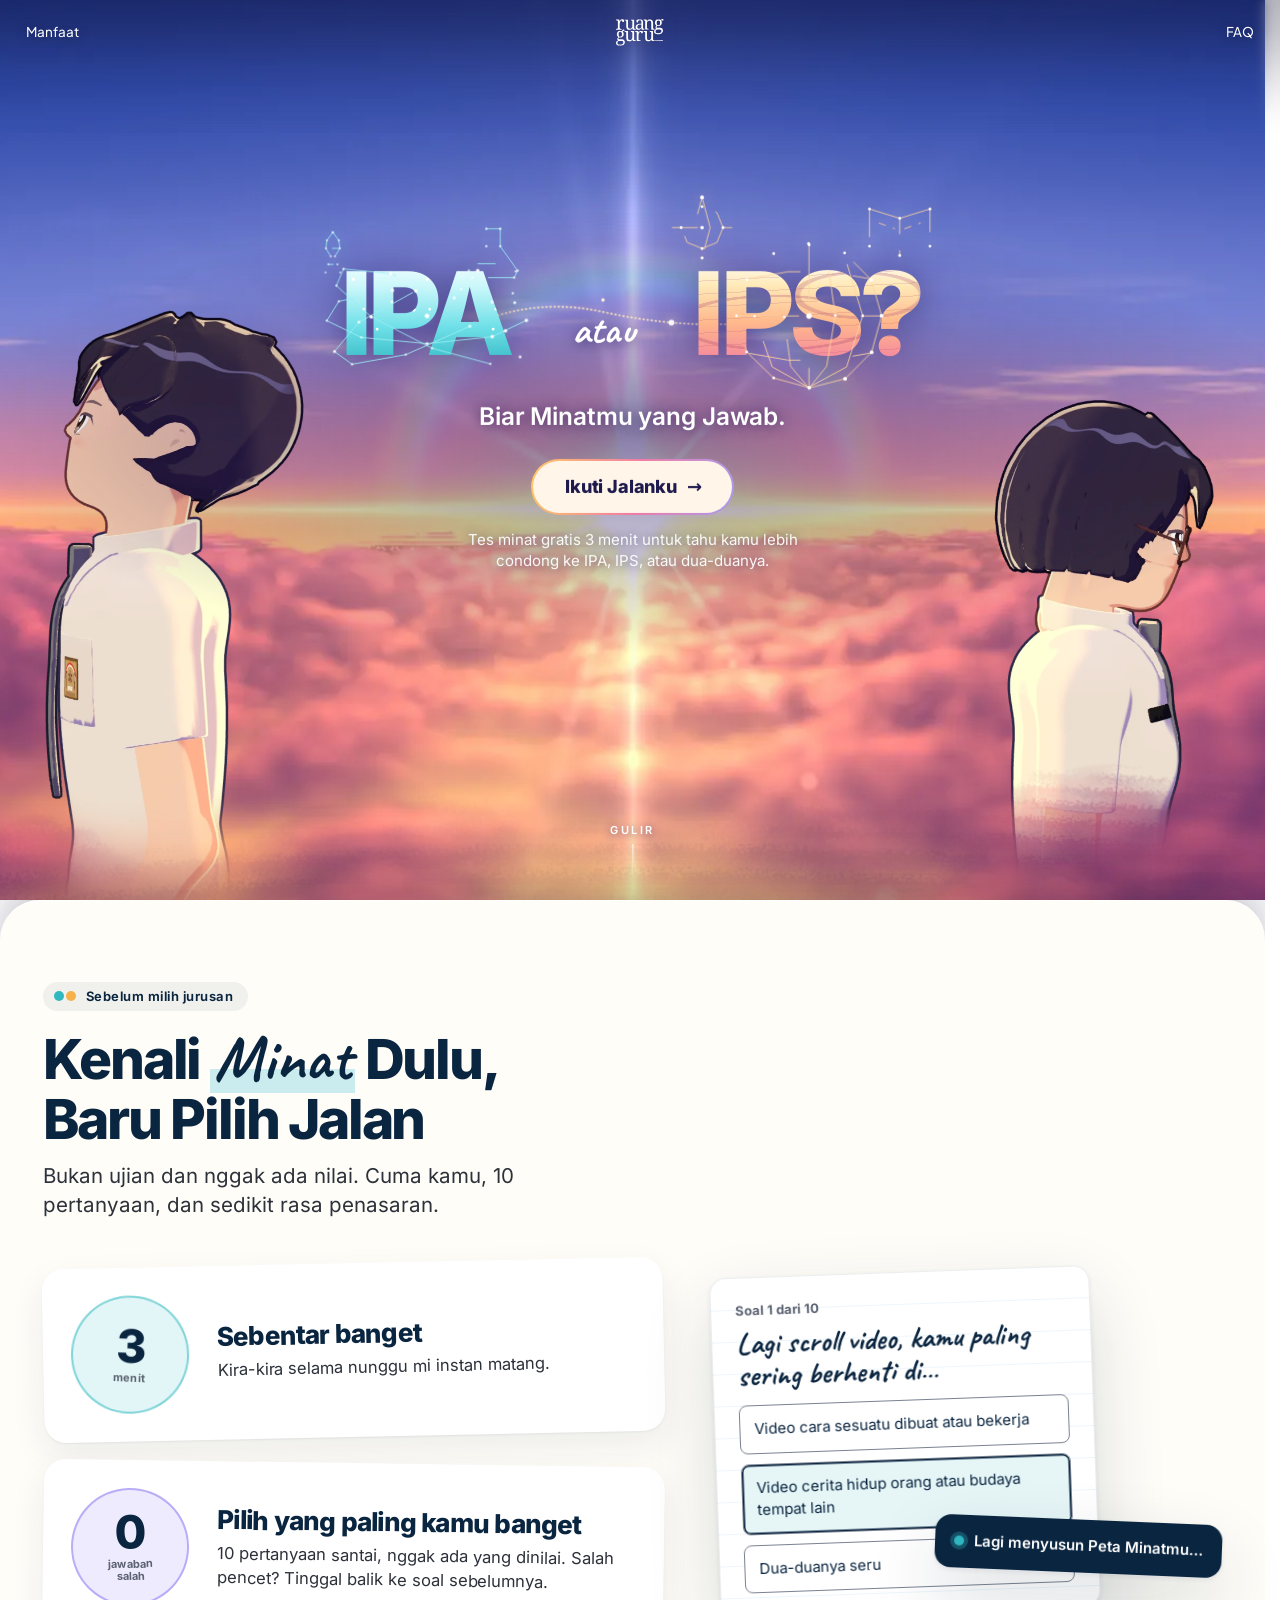
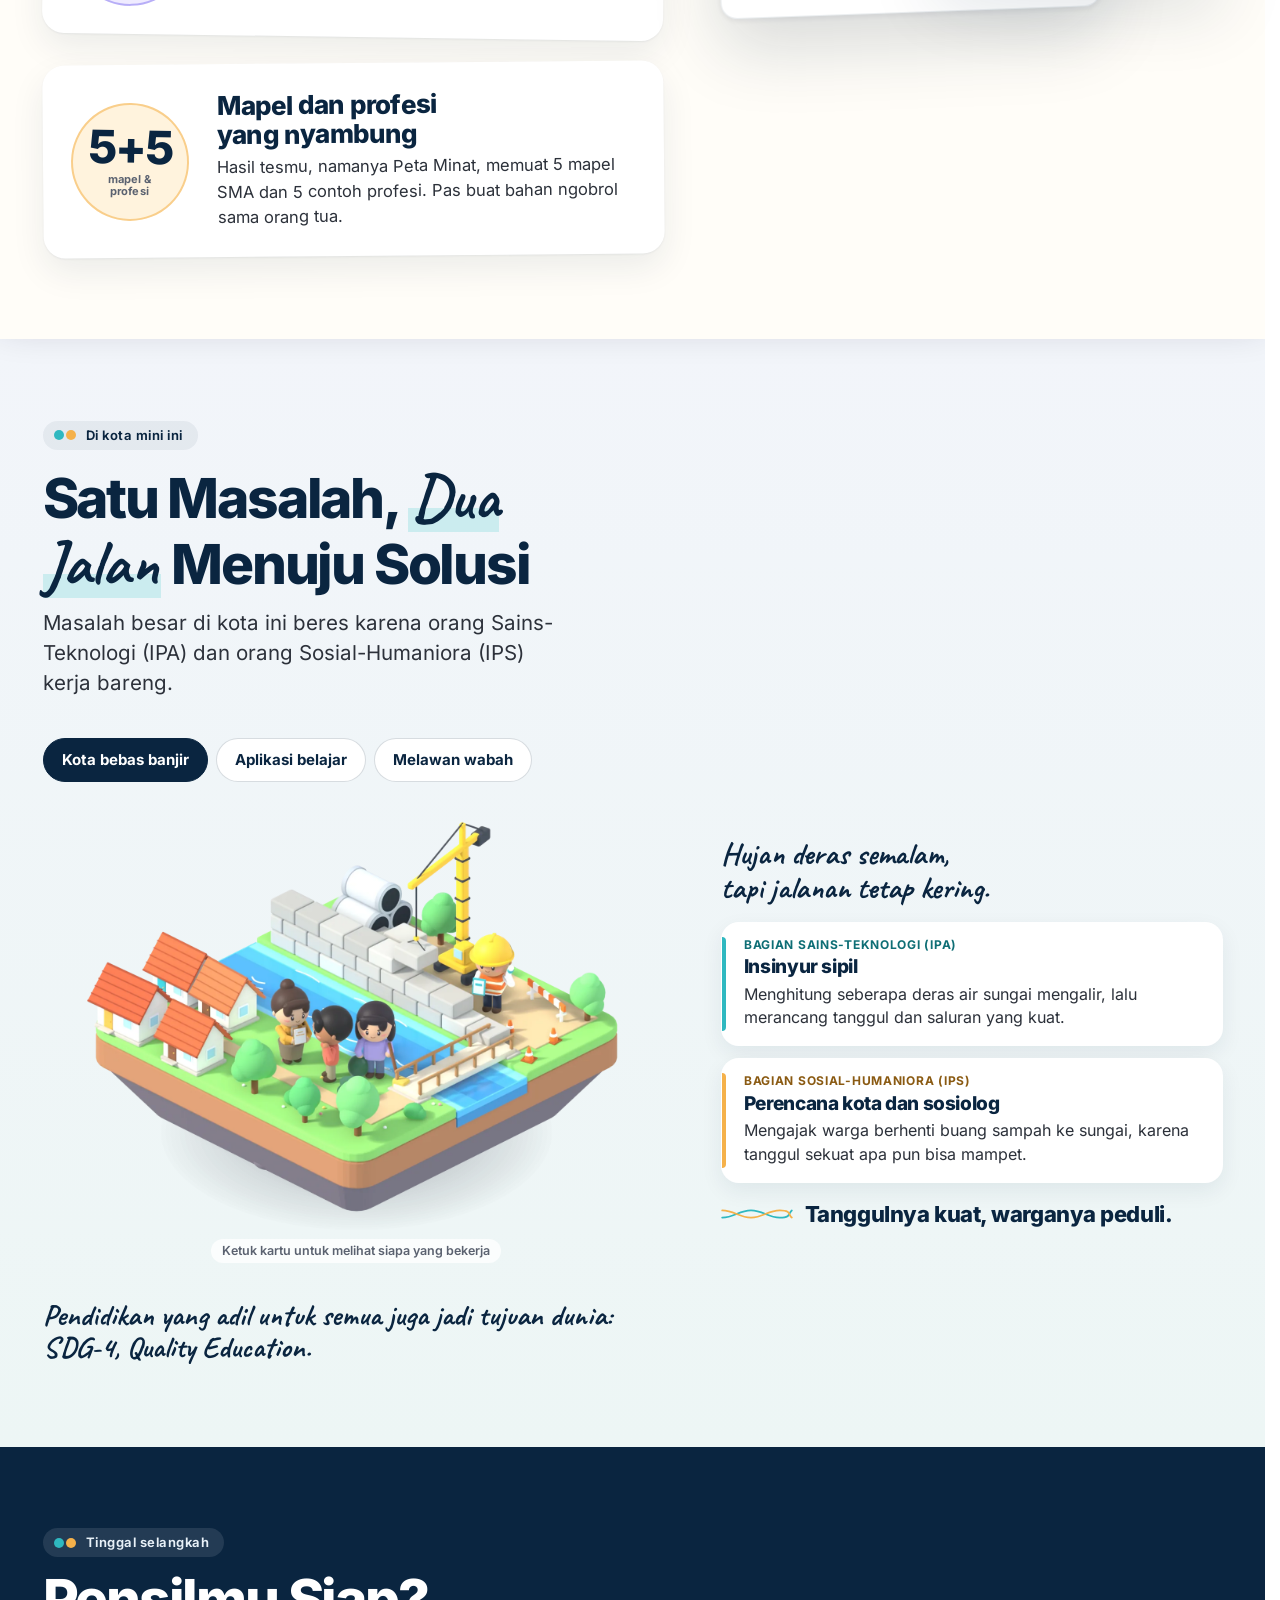
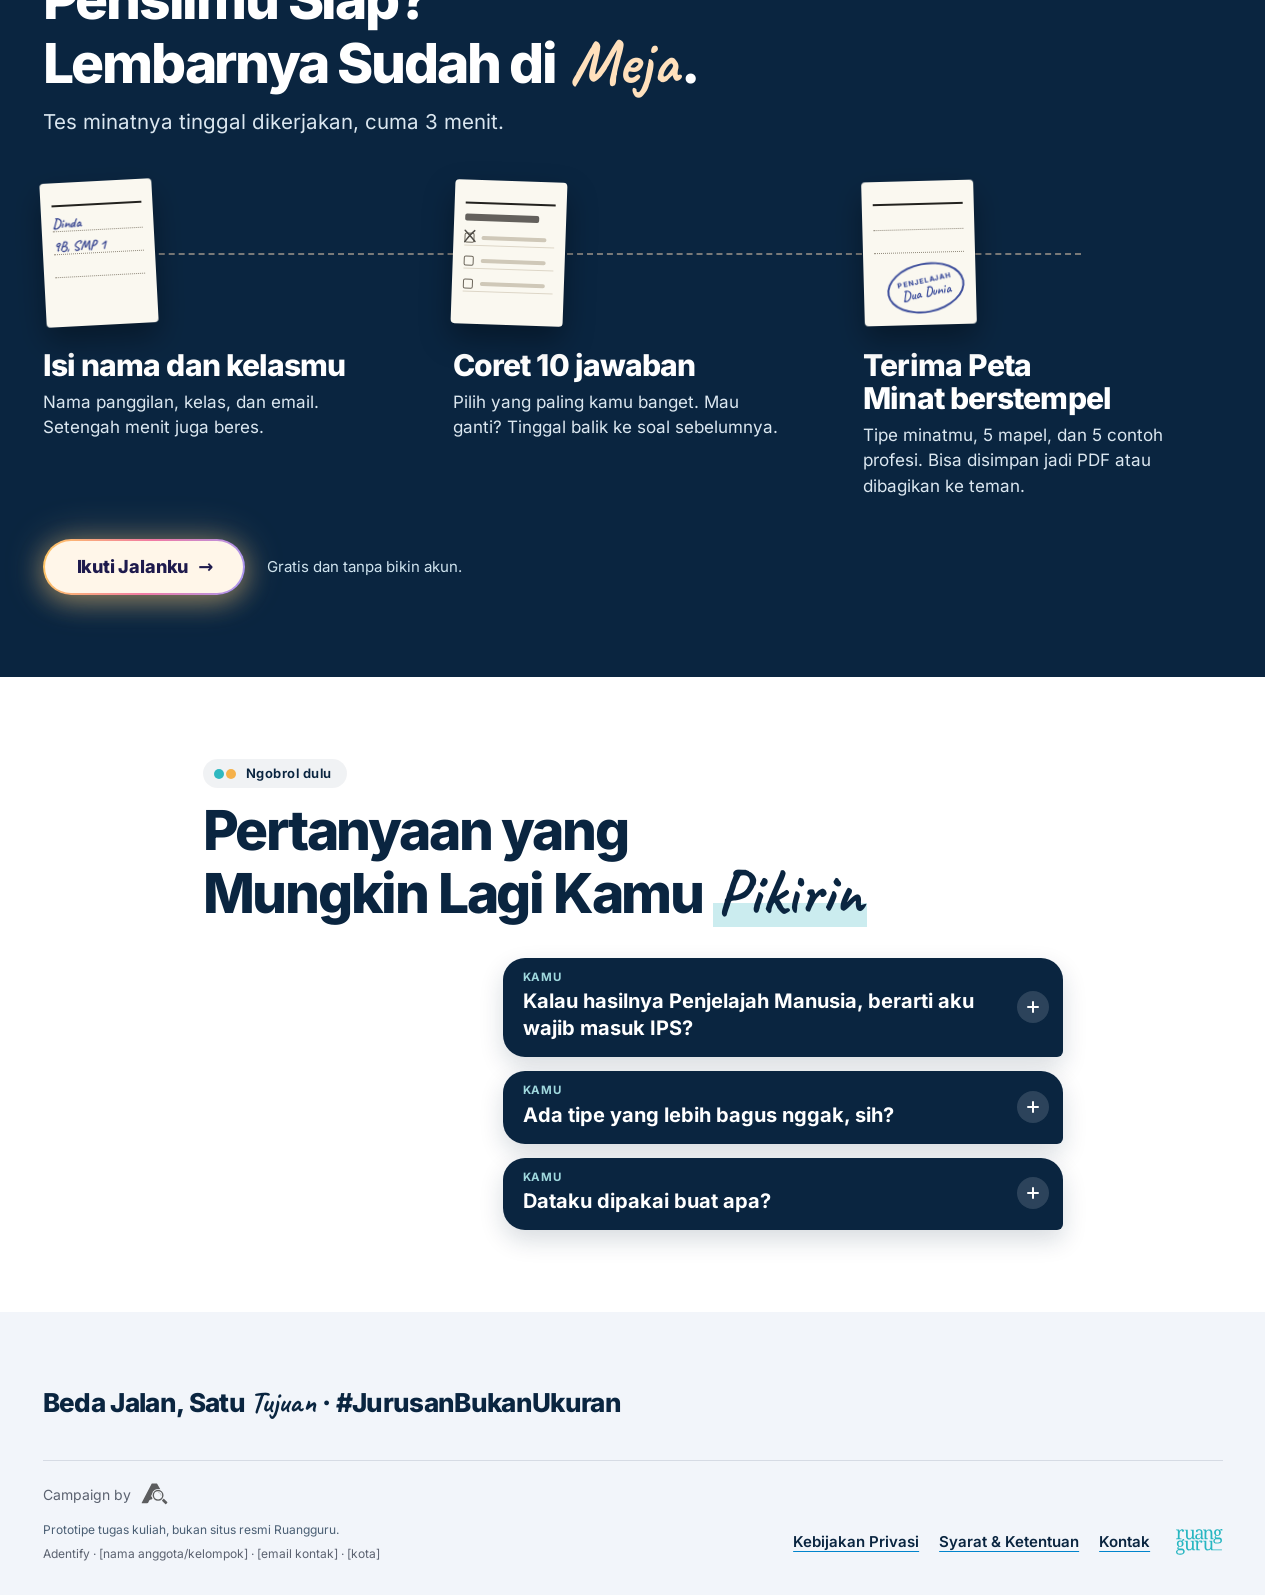
<file: index.html>
<!doctype html>
<html lang="id">
<head>
<meta charset="utf-8">
<meta name="robots" content="noindex, nofollow">
<meta name="viewport" content="width=device-width, initial-scale=1, viewport-fit=cover">
<title>IPA atau IPS? Tes Minat Gratis 3 Menit</title>
<meta name="description" content="Jawab 10 pertanyaan santai dan dapatkan Peta Minatmu. Sains-Teknologi atau Sosial-Humaniora, dua-duanya jalan ke masa depan.">
<meta name="theme-color" content="#0A2540">
<script>
/* Cheap 3D-or-poster checks, decided before first paint so the page height never jumps (a late switch was a layout
   shift). The WebGL probe stays in js/landing2/main.js: the first GL context costs ~0.3 s and must not block the parser. */
(function () {
  var q = new URLSearchParams(location.search), c = navigator.connection, r = '';
  try {
    if (q.get('nowebgl') === '1') r = 'nowebgl (param)';
    else if (q.get('reduced') === '1' || matchMedia('(prefers-reduced-motion: reduce)').matches) r = 'prefers-reduced-motion';
    else if (c && c.saveData) r = 'saveData';
    else if (c && /^(slow-)?2g$/.test(c.effectiveType || '')) r = '2g';
    else if (navigator.deviceMemory && navigator.deviceMemory < 2) r = 'deviceMemory<2';
  } catch (e) { /* keep the 3D default */ }
  window.__skip3d = r;
  if (r) document.documentElement.dataset.mode = 'poster';
})();
</script>
<link rel="icon" href="assets/img/favicon.svg" type="image/svg+xml">
<link rel="icon" href="assets/img/favicon-32.png" type="image/png" sizes="32x32">
<link rel="apple-touch-icon" href="assets/img/apple-touch-icon.png">
<link rel="preload" href="assets/fonts/caveat-latin-700-normal.woff2" as="font" type="font/woff2" crossorigin>
<link rel="preload" href="assets/fonts/inter-latin-wght-normal.woff2" as="font" type="font/woff2" crossorigin>
<link rel="preload" href="assets/img/sky/sky-back.webp" as="image" type="image/webp" fetchpriority="high">
<link rel="modulepreload" href="js/scene/camera-math.js?v=bcf57cddb0">
<link rel="modulepreload" href="js/landing2/desk-paper.js?v=bcf57cddb0">
<link rel="modulepreload" href="js/landing2/quiz.js?v=bcf57cddb0">
<link rel="modulepreload" href="js/landing/timeline.js?v=bcf57cddb0">
<link rel="modulepreload" href="js/landing/sections.js?v=bcf57cddb0">
<link rel="modulepreload" href="js/landing2/bukti.js?v=bcf57cddb0">
<link rel="modulepreload" href="js/landing2/sky-sea.js?v=bcf57cddb0">
<link rel="modulepreload" href="js/landing2/ribbons.js?v=bcf57cddb0">
<link rel="modulepreload" href="js/landing2/sky-layers.js?v=bcf57cddb0">
<link rel="modulepreload" href="js/landing2/config.js?v=bcf57cddb0">
<link rel="modulepreload" href="js/landing2/quiz-data.js?v=bcf57cddb0">
<link rel="modulepreload" href="js/landing2/page-turn.js?v=bcf57cddb0">
<link rel="stylesheet" href="css/tokens.css?v=bcf57cddb0">
<link rel="stylesheet" href="css/prototype-3d.css?v=bcf57cddb0">
<link rel="stylesheet" href="css/landing.css?v=bcf57cddb0">
<link rel="stylesheet" href="css/landing2.css?v=bcf57cddb0">
<link rel="stylesheet" href="css/test-paper.css?v=bcf57cddb0">
<link rel="stylesheet" href="css/sections2.css?v=bcf57cddb0">
<script type="importmap">
{ "imports": { "three": "./vendor/three/three.module.min.js", "three/addons/": "./vendor/three/addons/" } }
</script>
<style>.preview-note{margin:10px 0 0;font:400 12px/1.5 "Inter",system-ui,sans-serif;color:inherit;opacity:.72}.sheet .preview-note{color:#3d3a5c;opacity:1}</style>
</head>
<body>
<a class="skip" href="#hero-cta">Langsung ke tombol tes</a>

<header class="topnav" id="nav">
  <div class="tn-left">
    <button type="button" class="hamb" id="hamb" aria-label="Menu" aria-expanded="false" aria-controls="navMenu"><i></i><i></i><i></i></button>
    <nav class="tn-links" aria-label="Navigasi utama"><a href="#manfaat">Manfaat</a></nav>
  </div>
  <a class="tn-brand" href="https://www.ruangguru.com" target="_blank" rel="noopener noreferrer" aria-label="Ruangguru (buka di tab baru)"><img src="assets/img/ruangguru-logo.svg" alt="Ruangguru" width="66" height="37"></a>
  <div class="tn-right">
    <nav class="tn-links" aria-label="Bantuan"><a href="#faq">FAQ</a></nav>
  </div>
  <nav class="tn-menu" id="navMenu" hidden aria-label="Menu"><a href="#manfaat">Manfaat</a><a href="#faq">FAQ</a></nav>
</header>

<main id="top">
<section class="story" id="story" aria-labelledby="h1">
<div class="story-pin">
<div class="hero" id="hero">
  <div class="stage" id="stage">
    <div class="sky-css" aria-hidden="true"></div>
    <img class="sky-img" id="layerBack" src="assets/img/sky/sky-back.webp" width="1536" height="1024" fetchpriority="high" decoding="async" alt="" aria-hidden="true">
    <canvas id="sky" aria-hidden="true"></canvas>
    <div class="static-chars" aria-hidden="true">
      <img class="sc sc-boy" src="assets/img/characters/figur-cowok.webp" width="534" height="1186" alt="" decoding="async">
      <img class="sc sc-girl" src="assets/img/characters/figur-cewek.webp" width="447" height="991" alt="" decoding="async">
    </div>
    <canvas id="ribbonBack" aria-hidden="true"></canvas>
    <canvas id="chars" aria-hidden="true"></canvas>
    <canvas id="skyFront" aria-hidden="true"></canvas>
    <canvas id="ribbonFront" aria-hidden="true"></canvas>
    <img class="sky-img" id="layerFront" data-src="assets/img/sky/clouds-front.webp" width="1536" height="1024" decoding="async" alt="" aria-hidden="true">
    <div class="room-layer" id="roomLayer">
      <picture id="poster">
        <source media="(orientation: portrait), (max-width: 600px)" srcset="assets/img/hero-poster-mobile.webp" width="1200" height="1200">
        <img class="poster-img" id="posterImg" src="assets/img/hero-poster-desktop.webp" width="1600" height="1200" fetchpriority="low" decoding="async"
             alt="Ruang kelas: sisi kiri berisi alat sains, sisi kanan berisi peta dan buku sejarah, meja siswa di tengah.">
      </picture>
      <img class="poster-img poster-desk" id="posterDesk" fetchpriority="low" data-src="assets/img/desk-poster.webp" width="1600" height="1200" alt="" aria-hidden="true" decoding="async">
      <canvas id="gl" aria-hidden="true"></canvas>
      <div class="scrim" id="scrim"></div>
    </div>
    <div class="flash" id="flash" aria-hidden="true"></div>
  </div>

  <p class="tag-small" id="tagSmall" aria-hidden="true">Beda Jalan, Satu <em class="acc">Tujuan</em></p>
  <div class="hero-text" id="heroText">
    <h1 id="h1" class="h1">
      <span class="h1-l1" id="h1Words"><span class="w w-ipa"><span class="wt" data-t="IPA">IPA</span><svg class="const const-ipa" viewBox="-100 -52 200 104" aria-hidden="true" focusable="false"><g class="ln" fill="none"><polygon pathLength="1" style="--d:0.00s" points="57,2.5 37.4,11.9 0,15.9 -37.7,12.3 -57.5,2.7 -50.6,-8.4 -19.9,-14.7 19.5,-15.3 50.3,-7.6"/><polygon pathLength="1" style="--d:0.59s" points="36.3,27.5 2.9,18.5 -32,0.5 -52,-17.4 -47.9,-27 -20.8,-24.3 15.6,-10.3 45,8.6 53.4,23.5"/><polygon pathLength="1" style="--d:1.18s" points="24.6,5.9 -12.2,22.2 -43,27.7 -53.1,20.4 -39.1,3.6 -6.4,-14.4 29.1,-26 50.9,-25.6 49.2,-13"/><polyline pathLength="1" style="--d:1.67s" points="-54,-48 -50.6,-43.4 -50,-38.8 -52.8,-34.2 -56.6,-29.6 -58.2,-25"/><polyline pathLength="1" style="--d:1.86s" points="-54,-48 -57.4,-43.4 -58,-38.8 -55.2,-34.2 -51.4,-29.6 -49.8,-25"/><polyline pathLength="1" style="--d:2.15s" points="-54,-48 -54,-48"/><polyline pathLength="1" style="--d:2.34s" points="-50,-38.8 -58,-38.8"/><polyline pathLength="1" style="--d:2.53s" points="-56.6,-29.6 -51.4,-29.6"/><polygon pathLength="1" style="--d:2.32s" points="34,-50 42,-50 42,-40 52,-26 50,-22 26,-22 24,-26 34,-40"/><polyline pathLength="1" style="--d:2.81s" points="29,-30 47,-30"/></g><g class="sts"><circle class="st" style="--d:0.00s" cx="57" cy="2.5" r="0.99"/><circle class="st" style="--d:0.37s" cx="37.4" cy="11.9" r="0.99"/><circle class="st" style="--d:0.74s" cx="0" cy="15.9" r="0.77"/><circle class="st" style="--d:1.11s" cx="-37.7" cy="12.3" r="0.61"/><circle class="st" style="--d:1.48s" cx="-57.5" cy="2.7" r="0.61"/><circle class="st" style="--d:1.85s" cx="-50.6" cy="-8.4" r="0.61"/><circle class="st" style="--d:2.22s" cx="-19.9" cy="-14.7" r="0.99"/><circle class="st" style="--d:2.59s" cx="19.5" cy="-15.3" r="0.61"/><circle class="st" style="--d:2.96s" cx="50.3" cy="-7.6" r="0.77"/><circle class="st" style="--d:0.23s" cx="36.3" cy="27.5" r="0.61"/><circle class="st" style="--d:0.60s" cx="2.9" cy="18.5" r="0.61"/><circle class="st" style="--d:0.97s" cx="-32" cy="0.5" r="0.99"/><circle class="st" style="--d:1.34s" cx="-52" cy="-17.4" r="0.61"/><circle class="st" style="--d:1.71s" cx="-47.9" cy="-27" r="0.61"/><circle class="st" style="--d:2.08s" cx="-20.8" cy="-24.3" r="0.99"/><circle class="st" style="--d:2.45s" cx="15.6" cy="-10.3" r="0.77"/><circle class="st" style="--d:2.82s" cx="45" cy="8.6" r="0.99"/><circle class="st" style="--d:0.09s" cx="53.4" cy="23.5" r="0.77"/><circle class="st" style="--d:0.46s" cx="24.6" cy="5.9" r="0.77"/><circle class="st" style="--d:0.83s" cx="-12.2" cy="22.2" r="0.61"/><circle class="st" style="--d:1.20s" cx="-43" cy="27.7" r="0.61"/><circle class="st" style="--d:1.57s" cx="-53.1" cy="20.4" r="0.77"/><circle class="st" style="--d:1.94s" cx="-39.1" cy="3.6" r="0.77"/><circle class="st" style="--d:2.31s" cx="-6.4" cy="-14.4" r="0.99"/><circle class="st" style="--d:2.68s" cx="29.1" cy="-26" r="0.99"/><circle class="st" style="--d:3.05s" cx="50.9" cy="-25.6" r="0.61"/><circle class="st" style="--d:0.32s" cx="49.2" cy="-13" r="0.61"/><circle class="st" style="--d:0.69s" cx="0" cy="0" r="1.32"/><circle class="st" style="--d:1.06s" cx="-54" cy="-48" r="0.5"/><circle class="st" style="--d:1.43s" cx="-50.6" cy="-43.4" r="0.5"/><circle class="st" style="--d:1.80s" cx="-50" cy="-38.8" r="0.5"/><circle class="st" style="--d:2.17s" cx="-52.8" cy="-34.2" r="0.5"/><circle class="st" style="--d:2.54s" cx="-56.6" cy="-29.6" r="0.5"/><circle class="st" style="--d:2.91s" cx="-58.2" cy="-25" r="0.5"/><circle class="st" style="--d:0.18s" cx="-54" cy="-48" r="0.5"/><circle class="st" style="--d:0.55s" cx="-57.4" cy="-43.4" r="0.5"/><circle class="st" style="--d:0.92s" cx="-58" cy="-38.8" r="0.5"/><circle class="st" style="--d:1.29s" cx="-55.2" cy="-34.2" r="0.5"/><circle class="st" style="--d:1.66s" cx="-51.4" cy="-29.6" r="0.5"/><circle class="st" style="--d:2.03s" cx="-49.8" cy="-25" r="0.5"/><circle class="st" style="--d:2.40s" cx="34" cy="-50" r="0.61"/><circle class="st" style="--d:2.77s" cx="42" cy="-50" r="0.61"/><circle class="st" style="--d:0.04s" cx="42" cy="-40" r="0.61"/><circle class="st" style="--d:0.41s" cx="52" cy="-26" r="0.61"/><circle class="st" style="--d:0.78s" cx="50" cy="-22" r="0.61"/><circle class="st" style="--d:1.15s" cx="26" cy="-22" r="0.61"/><circle class="st" style="--d:1.52s" cx="24" cy="-26" r="0.61"/><circle class="st" style="--d:1.89s" cx="34" cy="-40" r="0.61"/></g></svg></span><span class="atau-wrap"><svg class="thread" viewBox="-100 -20 200 40" aria-hidden="true" focusable="false"><path class="tl" pathLength="1" d="M-96 6Q-50 -14 0 -3T96 6"/><g class="sts"><circle class="st" style="--d:.2s" cx="-96" cy="6" r="1.8"/><circle class="st" style="--d:1.1s" cx="96" cy="6" r="1.8"/><circle class="st" style="--d:.7s" cx="0" cy="-12" r="1.3"/></g><circle class="spark" r="2.2"><animateMotion dur="5.5s" repeatCount="indefinite" path="M-96 6Q-50 -14 0 -3T96 6" keyPoints="0;1;0" keyTimes="0;.5;1" calcMode="linear"/></circle></svg><span class="atau">atau</span></span><span class="w w-ips"><span class="wt" data-t="IPS?">IPS?</span><svg class="const const-ips" viewBox="-100 -52 200 104" aria-hidden="true" focusable="false"><g class="ln" fill="none"><polygon pathLength="1" style="--d:0.00s" points="31.2,-0.1 26.9,15.6 15.5,27 0.3,30.9 -15.2,26.7 -26.8,15.5 -31.2,-0.1 -26.7,-15.6 -15.2,-26.8 -0.2,-31.1 15.3,-27.1 26.8,-15.5"/><polygon pathLength="1" style="--d:0.59s" points="11.3,-0.3 7.6,21.6 0,31.1 -7.9,21.6 -10.7,0.4 -7.6,-21.7 -0,-30.7 8.2,-21.8"/><polygon pathLength="1" style="--d:0.98s" points="23.1,-0.1 16.2,21.9 -0.1,30.7 -15.8,21.9 -23.4,0.1 -16.6,-21.9 0,-30.6 16.4,-22.3"/><polyline pathLength="1" style="--d:1.37s" points="-31,0 31,0"/><polyline pathLength="1" style="--d:1.56s" points="-26,-16 -9,-19 9,-19 26,-16"/><polyline pathLength="1" style="--d:1.75s" points="-26,16 -9,19 9,19 26,16"/><polyline pathLength="1" style="--d:1.44s" points="0,-31 0,31"/><polygon pathLength="1" style="--d:2.03s" points="-37,-38 -39.6,-31.6 -46,-29 -52.4,-31.6 -55,-38 -52.4,-44.4 -46,-47 -39.6,-44.4"/><polygon pathLength="1" style="--d:2.32s" points="-46,-51 -42.5,-38 -46,-25 -49.5,-38"/><polyline pathLength="1" style="--d:2.61s" points="-59,-38 -33,-38"/><polygon pathLength="1" style="--d:2.40s" points="26,-46 39,-42 52,-46 52,-30 39,-26 26,-30"/><polyline pathLength="1" style="--d:2.89s" points="39,-42 39,-26"/><polyline pathLength="1" style="--d:3.18s" points="30,-40 37,-37.5"/><polyline pathLength="1" style="--d:3.37s" points="41,-37.5 48,-40"/></g><g class="sts"><circle class="st" style="--d:0.00s" cx="31.2" cy="-0.1" r="0.83"/><circle class="st" style="--d:0.37s" cx="26.9" cy="15.6" r="0.83"/><circle class="st" style="--d:0.74s" cx="15.5" cy="27" r="0.83"/><circle class="st" style="--d:1.11s" cx="0.3" cy="30.9" r="0.61"/><circle class="st" style="--d:1.48s" cx="-15.2" cy="26.7" r="0.61"/><circle class="st" style="--d:1.85s" cx="-26.8" cy="15.5" r="0.61"/><circle class="st" style="--d:2.22s" cx="-31.2" cy="-0.1" r="0.61"/><circle class="st" style="--d:2.59s" cx="-26.7" cy="-15.6" r="0.61"/><circle class="st" style="--d:2.96s" cx="-15.2" cy="-26.8" r="0.61"/><circle class="st" style="--d:0.23s" cx="-0.2" cy="-31.1" r="0.61"/><circle class="st" style="--d:0.60s" cx="15.3" cy="-27.1" r="0.61"/><circle class="st" style="--d:0.97s" cx="26.8" cy="-15.5" r="0.83"/><circle class="st" style="--d:1.34s" cx="11.3" cy="-0.3" r="0.55"/><circle class="st" style="--d:1.71s" cx="0" cy="31.1" r="0.55"/><circle class="st" style="--d:2.08s" cx="-10.7" cy="0.4" r="0.55"/><circle class="st" style="--d:2.45s" cx="-0" cy="-30.7" r="0.55"/><circle class="st" style="--d:2.82s" cx="23.1" cy="-0.1" r="0.55"/><circle class="st" style="--d:0.09s" cx="-0.1" cy="30.7" r="0.55"/><circle class="st" style="--d:0.46s" cx="-23.4" cy="0.1" r="0.55"/><circle class="st" style="--d:0.83s" cx="0" cy="-30.6" r="0.55"/><circle class="st" style="--d:1.20s" cx="0" cy="0" r="1.21"/><circle class="st" style="--d:1.57s" cx="-37" cy="-38" r="0.61"/><circle class="st" style="--d:1.94s" cx="-46" cy="-29" r="0.61"/><circle class="st" style="--d:2.31s" cx="-55" cy="-38" r="0.61"/><circle class="st" style="--d:2.68s" cx="-46" cy="-47" r="0.61"/><circle class="st" style="--d:3.05s" cx="-46" cy="-51" r="0.83"/><circle class="st" style="--d:0.32s" cx="-46" cy="-25" r="0.66"/><circle class="st" style="--d:0.69s" cx="-46" cy="-38" r="0.77"/><circle class="st" style="--d:1.06s" cx="26" cy="-46" r="0.61"/><circle class="st" style="--d:1.43s" cx="39" cy="-42" r="0.61"/><circle class="st" style="--d:1.80s" cx="52" cy="-46" r="0.61"/><circle class="st" style="--d:2.17s" cx="52" cy="-30" r="0.61"/><circle class="st" style="--d:2.54s" cx="39" cy="-26" r="0.61"/><circle class="st" style="--d:2.91s" cx="26" cy="-30" r="0.61"/></g></svg></span></span>
      <span class="h1-l2">Biar Minatmu yang Jawab.</span>
    </h1>
    <button type="button" class="btn btn-cta hero-btn" id="hero-cta" data-start data-cta>Ikuti Jalanku</button>
    <p class="hero-offer">Tes minat gratis · 3 menit</p>
    <p class="micro hero-micro">Tes minat gratis 3 menit untuk tahu kamu lebih condong ke IPA, IPS, atau dua-duanya.</p>
  </div>
  <div class="scroll-cue" id="scrollCue" aria-hidden="true"><span>Gulir</span><i></i></div>

  <div class="room-vig" id="roomVig" aria-hidden="true"></div>
  <div class="board-tag chalk" id="boardTag" aria-hidden="true"><svg class="bt-doodle bt-ipa" viewBox="0 0 60 60" width="28" height="28" fill="none" stroke="currentColor" stroke-width="2.4"><ellipse cx="30" cy="30" rx="26" ry="10"/><ellipse cx="30" cy="30" rx="26" ry="10" transform="rotate(60 30 30)"/><ellipse cx="30" cy="30" rx="26" ry="10" transform="rotate(120 30 30)"/><circle class="fl" cx="30" cy="30" r="3"/></svg><svg class="bt-doodle bt-ips" viewBox="0 0 60 60" width="28" height="28" fill="none" stroke="currentColor" stroke-width="2.4"><circle cx="30" cy="30" r="25"/><ellipse cx="30" cy="30" rx="11" ry="25"/><path d="M5 30h50M9 18q21 7 42 0M9 42q21-7 42 0"/></svg><span class="bt1">Beda Jalan,</span> <span class="bt2">Satu <em>Tujuan</em></span><span class="bt3">10 pertanyaan <i>·</i> 3 menit <i>·</i> tanpa nilai</span></div>
  <div class="hotspots" id="hotspots">
    <button type="button" class="hot hot-ipa" data-dx="-.84" data-dy=".145" aria-expanded="false"><span class="hot-dot" aria-hidden="true"></span><span class="sr">Mikroskop</span><span class="hot-card"><b>Jalan Sains-Teknologi</b>Suka cari tahu cara kerja sesuatu? Itu jalannya.</span></button>
    <button type="button" class="hot hot-ipa" data-dx="-.69" data-dy="-.045" aria-expanded="false"><span class="hot-dot" aria-hidden="true"></span><span class="sr">Tabel periodik</span><span class="hot-card"><b>Jalan Sains-Teknologi</b>Senang menghitung dan membuktikan? Jalan ini juga.</span></button>
    <button type="button" class="hot hot-ips" data-dx=".58" data-dy=".15" aria-expanded="false"><span class="hot-dot" aria-hidden="true"></span><span class="sr">Globe</span><span class="hot-card"><b>Jalan Sosial-Humaniora</b>Penasaran sama manusia dan budaya? Itu jalannya.</span></button>
    <button type="button" class="hot hot-ips" data-dx=".695" data-dy="-.045" aria-expanded="false"><span class="hot-dot" aria-hidden="true"></span><span class="sr">Peta</span><span class="hot-card"><b>Jalan Sosial-Humaniora</b>Tertarik sejarah dan kenapa kota tumbuh? Jalan ini juga.</span></button>
  </div>
  <div class="desk-cta" id="deskCta"><button type="button" class="btn btn-cta" id="desk-btn" data-start data-cta>Ikuti Jalanku</button><p class="desk-micro">Gratis · tanpa akun</p></div>

  <div class="sheet-layer" id="sheetLayer" hidden>
    <div class="sheet test-paper" id="sheet" role="dialog" aria-modal="true" aria-labelledby="sheetTitle">
      <section class="page page-1" id="page1">
        <header class="paper-top">
          <img class="sheet-logo" src="assets/img/adentify-logo.svg" alt="Adentify" width="452" height="366">
          <div class="paper-masthead">
            <p class="paper-school">SMA PLUS ADENTIFY</p>
            <h2 id="sheetTitle" tabindex="-1">TES PETA MINAT</h2>
          </div>
        </header>
        <div class="paper-instructions paper-form-instructions">
          <p class="paper-label">Petunjuk umum</p>
          <p class="intro">Isi biodatamu dulu, ya.</p>
        </div>
        <form id="kopForm" autocomplete="off">
          <fieldset class="paper-fields">
            <legend>Identitas Peserta</legend>
            <div class="field">
              <label for="f-nama">Nama panggilan</label>
              <span class="field-colon" aria-hidden="true">:</span>
              <input id="f-nama" name="nama" type="text" placeholder="mis. Dinda" required autocomplete="nickname">
            </div>
            <div class="field">
              <label for="f-kelas">Kelas dan asal SMP</label>
              <span class="field-colon" aria-hidden="true">:</span>
              <input id="f-kelas" name="kelas" type="text" placeholder="mis. 9B, SMP 1" required>
            </div>
            <div class="field">
              <label for="f-email">Email</label>
              <span class="field-colon" aria-hidden="true">:</span>
              <input id="f-email" name="email" type="email" inputmode="email" placeholder="nama@email.com" required autocomplete="email">
            </div>
            <div class="field">
              <label for="f-telp">Nomor HP <span>(opsional)</span></label>
              <span class="field-colon" aria-hidden="true">:</span>
              <input id="f-telp" name="telepon" type="tel" inputmode="tel" placeholder="08xx xxxx xxxx" autocomplete="tel">
            </div>
          </fieldset>
          <details class="privacy">
            <summary>Dengan mengerjakan tes ini, kamu menyetujui <span>Kebijakan Privasi</span>.</summary>
            <p>Prototipe ini tidak menyimpan atau mengirim biodata yang kamu isi.</p>
          </details>
          <p class="preview-note">Ini prototipe tugas: data yang kamu isi tidak disimpan atau dikirim ke mana pun.</p>
          <div class="paper-form-actions">
            <button type="button" class="paper-return paper-return--classroom" data-close>
              <svg class="paper-return-icon" viewBox="0 0 24 24" aria-hidden="true" focusable="false"><path d="M3 21h18M5 21V4h12v3M8 21V6l8 3v12m-4-8v1m6 0h4m0 0-2-2m2 2-2 2"/></svg>
              <span>Kembali ke kelas</span>
            </button>
            <button type="submit" class="btn paper-submit">
              <span class="paper-submit-stub" aria-hidden="true"><svg viewBox="0 0 24 24" focusable="false"><path d="m4 15-1 6 6-1L21 8l-5-5L4 15Zm0 0 5 5m5-15 5 5M3 21h12"/></svg></span>
              <span class="paper-submit-label">Mulai Kerjakan</span>
            </button>
          </div>
        </form>
      </section>
      <section class="page page-2" id="page2" aria-labelledby="qTitle" hidden inert>
        <header class="paper-top">
          <img class="sheet-logo" src="assets/img/adentify-logo.svg" alt="Adentify" width="452" height="366">
          <div class="paper-masthead">
            <p class="paper-school">SMA PLUS ADENTIFY</p>
            <p class="paper-doc-title">TES PETA MINAT</p>
          </div>
        </header>
        <div class="paper-soal-top">
          <p class="paper-kind">Lembar soal</p>
          <p class="q-count" id="qCount">Soal 1 dari 10</p>
        </div>
        <div class="paper-instructions paper-instructions-special" id="qInstructions">
          <p class="paper-label">Petunjuk khusus</p>
          <p class="intro" id="qIntro" role="status">Pilih jawaban yang paling cocok denganmu</p>
        </div>
        <form id="qForm">
          <fieldset class="q" aria-describedby="qInstructions">
            <legend id="qTitle" tabindex="-1"></legend>
            <div class="q-opts" id="qOpts"></div>
          </fieldset>
        </form>
        <footer class="paper-footer">
          <div class="paper-question-nav">
            <button type="button" class="paper-return paper-return--kop" id="qBack">
              <svg class="paper-return-icon" viewBox="0 0 24 24" aria-hidden="true" focusable="false"><path d="M13 3h4l4 4v13H9v-5m8-12v4h4M13 11h5M13 15h5M10 12H3m0 0 3-3m-3 3 3 3"/></svg>
              <span id="qBackLabel">Kembali ke biodata</span>
            </button>
            <button type="button" class="paper-return paper-return--classroom" data-close>
              <svg class="paper-return-icon" viewBox="0 0 24 24" aria-hidden="true" focusable="false"><path d="M3 21h18M5 21V4h12v3M8 21V6l8 3v12m-4-8v1m6 0h4m0 0-2-2m2 2-2 2"/></svg>
              <span>Kembali ke kelas</span>
            </button>
          </div>
        </footer>
      </section>
      <section class="page page-3" id="page3" aria-labelledby="rTitle" hidden inert>
        <header class="paper-top">
          <img class="sheet-logo" src="assets/img/adentify-logo.svg" alt="Adentify" width="452" height="366">
          <div class="paper-masthead">
            <p class="paper-school">SMA PLUS ADENTIFY</p>
            <h2 id="rTitle" tabindex="-1">PETA MINAT</h2>
          </div>
        </header>
        <div class="r-head">
          <dl class="r-id">
            <div><dt>Nama</dt><dd id="rNama"></dd></div>
            <div><dt>Kelas/Sekolah</dt><dd id="rKelas"></dd></div>
            <div><dt>Tanggal</dt><dd id="rTanggal"></dd></div>
          </dl>
          <p class="stamp" id="rStamp"><span class="stamp-k">Penjelajah</span> <span class="stamp-t" id="rType"></span></p>
        </div>
        <p class="r-core" id="rCore"></p>
        <div class="r-block"><h3 class="paper-label">Kekuatanmu</h3><p id="rStrengths"></p></div>
        <div class="r-cols">
          <div class="r-block"><h3 class="paper-label">5 mapel yang mungkin cocok</h3><ol class="r-list" id="rSubjects"></ol></div>
          <div class="r-block"><h3 class="paper-label">5 contoh profesi</h3><ol class="r-list" id="rJobs"></ol></div>
        </div>
        <div class="r-block r-next"><h3 class="paper-label">Langkah berikutnya</h3><p id="rNext"></p></div>
        <p class="r-note" id="rNote"></p>
        <div class="r-actions">
          <button type="button" class="btn paper-submit r-share" id="rShare">
            <span class="paper-submit-stub" aria-hidden="true"><svg viewBox="0 0 24 24" focusable="false"><path d="M8.6 13.5l6.8 4M15.4 6.5l-6.8 4M21 5a3 3 0 1 1-6 0 3 3 0 0 1 6 0ZM9 12a3 3 0 1 1-6 0 3 3 0 0 1 6 0Zm12 7a3 3 0 1 1-6 0 3 3 0 0 1 6 0Z"/></svg></span>
            <span class="paper-submit-label">Bagikan Tipeku &amp; Ajak Teman</span>
          </button>
          <button type="button" class="paper-return r-act" id="rPdf">
            <svg class="paper-return-icon" viewBox="0 0 24 24" aria-hidden="true" focusable="false"><path d="M7 9V3h10v6M7 17H4v-7a1 1 0 0 1 1-1h14a1 1 0 0 1 1 1v7h-3M7 14h10v7H7z"/></svg>
            <span>Simpan sebagai PDF</span>
          </button>
          <button type="button" class="paper-return r-act" id="rRetry">
            <svg class="paper-return-icon" viewBox="0 0 24 24" aria-hidden="true" focusable="false"><path d="M4 12a8 8 0 1 0 2.4-5.7M4 4v5h5"/></svg>
            <span>Ulangi Tes</span>
          </button>
          <a class="paper-return r-act r-promo" id="rPromo" href="#" target="_blank" rel="noopener" hidden></a>
          <button type="button" class="paper-return paper-return--classroom" data-close>
            <svg class="paper-return-icon" viewBox="0 0 24 24" aria-hidden="true" focusable="false"><path d="M3 21h18M5 21V4h12v3M8 21V6l8 3v12m-4-8v1m6 0h4m0 0-2-2m2 2-2 2"/></svg>
            <span>Kembali ke kelas</span>
          </button>
        </div>
        <p class="r-toast" id="rToast" role="status"></p>
        <footer class="r-foot">Disusun oleh <img src="assets/img/adentify-logo.svg" alt="Adentify" width="20" height="16"> untuk kampanye Beda Jalan, Satu Tujuan</footer>
      </section>
    </div>
  </div>

</div><!-- /hero -->
</div><!-- /story-pin -->
</section>

<section class="sec sec-manfaat" id="manfaat" aria-labelledby="t-manfaat">
  <div class="wrap">
    <p class="tag" data-reveal><i aria-hidden="true"></i>Sebelum milih jurusan</p>
    <h2 class="display" id="t-manfaat" data-reveal>Kenali <em class="acc">Minat</em> Dulu, Baru Pilih Jalan</h2>
    <p class="lead" data-reveal>Bukan ujian dan nggak ada nilai. Cuma kamu, 10 pertanyaan, dan sedikit rasa penasaran.</p>
    <div class="split">
      <ul class="stickers">
        <li class="stk stk-a" data-reveal><p class="stk-num" aria-hidden="true">3<small>menit</small></p><div><h3><span class="sr">3 menit: </span>Sebentar banget</h3><p>Kira-kira selama nunggu mi instan matang.</p></div></li>
        <li class="stk stk-b" data-reveal><p class="stk-num" aria-hidden="true">0<small>jawaban salah</small></p><div><h3><span class="sr">0 jawaban salah: </span>Pilih yang paling kamu banget</h3><p>10 pertanyaan santai, nggak ada yang dinilai. Salah pencet? Tinggal balik ke soal sebelumnya.</p></div></li>
        <li class="stk stk-c" data-reveal><p class="stk-num" aria-hidden="true">5+5<small>mapel &amp; profesi</small></p><div><h3><span class="sr">5 mapel dan 5 profesi: </span>Mapel dan profesi yang nyambung</h3><p>Hasil tesmu, namanya Peta Minat, memuat 5 mapel SMA dan 5 contoh profesi. Pas buat bahan ngobrol sama orang tua.</p></div></li>
      </ul>
      <div class="floaty" aria-hidden="true">
        <div class="ui-card ui-q" data-float="-14">
          <span class="ui-count">Soal 1 dari 10</span>
          <p>Lagi scroll video, kamu paling sering berhenti di…</p>
          <span class="ui-opt">Video cara sesuatu dibuat atau bekerja</span>
          <span class="ui-opt on">Video cerita hidup orang atau budaya tempat lain</span>
          <span class="ui-opt">Dua-duanya seru</span>
        </div>
        <div class="ui-card ui-chip" data-float="26"><i></i>Lagi menyusun Peta Minatmu…</div>
      </div>
    </div>
  </div>
</section>

<section class="sec sec-bukti" id="bukti" aria-labelledby="t-bukti">
  <div class="wrap">
    <p class="tag" data-reveal><i aria-hidden="true"></i>Di kota mini ini</p>
    <h2 class="display" id="t-bukti" data-reveal>Satu Masalah, <em class="acc">Dua Jalan</em> Menuju Solusi</h2>
    <p class="lead" data-reveal>Masalah besar di kota ini beres karena orang Sains-Teknologi (IPA) dan orang Sosial-Humaniora (IPS) kerja bareng.</p>
    <div class="cases" id="cases" data-reveal>
      <div class="case-tabs" role="tablist" aria-label="Contoh kasus"><button type="button" role="tab" class="case-tab" id="tab-banjir" data-case="banjir" aria-controls="panel-banjir" aria-selected="true">Kota bebas banjir</button><button type="button" role="tab" class="case-tab" id="tab-aplikasi" data-case="aplikasi" aria-controls="panel-aplikasi" aria-selected="false" tabindex="-1">Aplikasi belajar</button><button type="button" role="tab" class="case-tab" id="tab-wabah" data-case="wabah" aria-controls="panel-wabah" aria-selected="false" tabindex="-1">Melawan wabah</button></div>
      <div class="case-body">
        <figure class="dio-stage" id="dioStage">
          <img id="dioPoster" src="assets/img/diorama/banjir.webp" alt="Kota mini dengan sungai dan tanggul yang sedang dibangun. Insinyur berhelm kuning berdiri di dekat crane, sementara perencana kota berbincang dengan warga di tepi sungai." width="1600" height="1200" loading="lazy" decoding="async">
          <canvas id="dioCanvas" aria-hidden="true"></canvas>
          <figcaption class="dio-hint">Ketuk kartu untuk melihat siapa yang bekerja</figcaption>
        </figure>
        <div class="case-panels">
          <div class="case-panel" id="panel-banjir" role="tabpanel" aria-labelledby="tab-banjir" data-alt="Kota mini dengan sungai dan tanggul yang sedang dibangun. Insinyur berhelm kuning berdiri di dekat crane, sementara perencana kota berbincang dengan warga di tepi sungai.">
            <p class="case-scene">Hujan deras semalam, tapi jalanan tetap kering.</p>
            <div class="roles">
              <button type="button" class="role role-st" data-role="st" aria-pressed="false"><span class="role-path">Bagian Sains-Teknologi (IPA)</span><strong>Insinyur sipil</strong><span class="role-text">Menghitung seberapa deras air sungai mengalir, lalu merancang tanggul dan saluran yang kuat.</span></button>
              <button type="button" class="role role-sh" data-role="sh" aria-pressed="false"><span class="role-path">Bagian Sosial-Humaniora (IPS)</span><strong>Perencana kota dan sosiolog</strong><span class="role-text">Mengajak warga berhenti buang sampah ke sungai, karena tanggul sekuat apa pun bisa mampet.</span></button>
            </div>
            <p class="case-thread"><svg class="braid" viewBox="0 0 120 24" aria-hidden="true" focusable="false"><path class="b-st" d="M2 18 C 22 18, 30 6, 50 6 S 78 18, 98 18 S 112 10, 118 6"/><path class="b-sh" d="M2 6 C 22 6, 30 18, 50 18 S 78 6, 98 6 S 112 14, 118 18"/></svg><span>Tanggulnya kuat, warganya peduli.</span></p>
          </div>
          <div class="case-panel" id="panel-aplikasi" role="tabpanel" aria-labelledby="tab-aplikasi" data-alt="Kota mini dengan ruang kerja programmer di satu sisi dan taman baca berisi anak-anak serta psikolog pendidikan di sisi lain." hidden>
            <p class="case-scene">Aplikasinya lancar, dan kamu betah belajar di sana.</p>
            <div class="roles">
              <button type="button" class="role role-st" data-role="st" aria-pressed="false"><span class="role-path">Bagian Sains-Teknologi (IPA)</span><strong>Programmer</strong><span class="role-text">Menulis kode supaya aplikasinya cepat dan nggak gampang error.</span></button>
              <button type="button" class="role role-sh" data-role="sh" aria-pressed="false"><span class="role-path">Bagian Sosial-Humaniora (IPS)</span><strong>Psikolog pendidikan</strong><span class="role-text">Mencari tahu cara orang belajar, biar materinya nempel dan nggak bikin bosan.</span></button>
            </div>
            <p class="case-thread"><svg class="braid" viewBox="0 0 120 24" aria-hidden="true" focusable="false"><path class="b-st" d="M2 18 C 22 18, 30 6, 50 6 S 78 18, 98 18 S 112 10, 118 6"/><path class="b-sh" d="M2 6 C 22 6, 30 18, 50 18 S 78 6, 98 6 S 112 14, 118 18"/></svg><span>Kodenya rapi, materinya nempel.</span></p>
          </div>
          <div class="case-panel" id="panel-wabah" role="tabpanel" aria-labelledby="tab-wabah" data-alt="Kota mini dengan klinik tempat peneliti berjas lab memakai mikroskop, dan alun-alun tempat ahli komunikasi memasang poster kesehatan." hidden>
            <p class="case-scene">Obatnya ada, dan orang-orang mau memakainya.</p>
            <div class="roles">
              <button type="button" class="role role-st" data-role="st" aria-pressed="false"><span class="role-path">Bagian Sains-Teknologi (IPA)</span><strong>Peneliti dan dokter</strong><span class="role-text">Meneliti virusnya di lab sampai ketemu obat dan vaksinnya.</span></button>
              <button type="button" class="role role-sh" data-role="sh" aria-pressed="false"><span class="role-path">Bagian Sosial-Humaniora (IPS)</span><strong>Ahli komunikasi</strong><span class="role-text">Menjelaskan faktanya dengan bahasa yang gampang, supaya warga percaya dan nggak termakan hoaks.</span></button>
            </div>
            <p class="case-thread"><svg class="braid" viewBox="0 0 120 24" aria-hidden="true" focusable="false"><path class="b-st" d="M2 18 C 22 18, 30 6, 50 6 S 78 18, 98 18 S 112 10, 118 6"/><path class="b-sh" d="M2 6 C 22 6, 30 18, 50 18 S 78 6, 98 6 S 112 14, 118 18"/></svg><span>Vaksinnya ada, warganya percaya.</span></p>
          </div>
        </div>
      </div>
    </div>
    <p class="sdg" data-reveal>Pendidikan yang adil untuk semua juga jadi tujuan dunia: SDG-4, Quality Education.</p>
  </div>
</section>

<section class="sec sec-tindakan" id="tindakan" aria-labelledby="t-tindakan">
  <div class="wrap">
    <p class="tag tag-dark" data-reveal><i aria-hidden="true"></i>Tinggal selangkah</p>
    <h2 class="display" id="t-tindakan" data-reveal>Pensilmu Siap? Lembarnya Sudah di <em class="acc">Meja</em>.</h2>
    <p class="lead" data-reveal>Tes minatnya tinggal dikerjakan, cuma 3 menit.</p>
    <ol class="journey">
      <li class="jstep" data-reveal>
        <div class="mini mini-kop" aria-hidden="true"><b class="mini-head"></b><span class="mini-line"><em>Dinda</em></span><span class="mini-line"><em>9B, SMP 1</em></span><span class="mini-line"></span></div>
        <h3>Isi nama dan kelasmu</h3><p>Nama panggilan, kelas, dan email. Setengah menit juga beres.</p>
      </li>
      <li class="jstep" data-reveal>
        <div class="mini mini-soal" aria-hidden="true"><b class="mini-head"></b><span class="mini-q"></span><span class="mini-opt"><svg class="mini-x" viewBox="0 0 30 30" aria-hidden="true" focusable="false"><path d="M6 5 Q13 12 24 24"/><path d="M23 5 Q16 11 6 25"/></svg></span><span class="mini-opt"></span><span class="mini-opt"></span></div>
        <h3>Coret 10 jawaban</h3><p>Pilih yang paling kamu banget. Mau ganti? Tinggal balik ke soal sebelumnya.</p>
      </li>
      <li class="jstep" data-reveal>
        <div class="mini mini-hasil" aria-hidden="true"><b class="mini-head"></b><span class="mini-line"></span><span class="mini-line"></span><span class="mini-stamp">Penjelajah<em>Dua Dunia</em></span></div>
        <h3>Terima Peta Minat berstempel</h3><p>Tipe minatmu, 5 mapel, dan 5 contoh profesi. Bisa disimpan jadi PDF atau dibagikan ke teman.</p>
      </li>
    </ol>
    <div class="cta-row" data-reveal><button type="button" class="btn btn-cta" data-start>Ikuti Jalanku</button><p class="cta-micro">Gratis dan tanpa bikin akun.</p></div>
  </div>
</section>

<section class="sec sec-faq" id="faq" aria-labelledby="t-faq">
  <div class="wrap narrow">
    <p class="tag" data-reveal><i aria-hidden="true"></i>Ngobrol dulu</p>
    <h2 class="display" id="t-faq" data-reveal>Pertanyaan yang Mungkin Lagi Kamu <em class="acc">Pikirin</em></h2>
    <div class="chat" data-reveal>
      <div class="msg">
        <h3 class="q-bubble"><button type="button" aria-expanded="false" aria-controls="a1"><span class="who">Kamu</span><span class="txt">Kalau hasilnya Penjelajah Manusia, berarti aku wajib masuk IPS?</span><i aria-hidden="true"></i></button></h3>
        <div class="a-bubble" id="a1" hidden><span class="who">Tim Peta Minat</span><p>Nggak wajib. Hasilnya cuma panduan awal buat kenal kecenderunganmu. Keputusan akhirnya tetap di tanganmu, enaknya diobrolin bareng orang tua dan guru BK.</p></div>
      </div>
      <div class="msg">
        <h3 class="q-bubble"><button type="button" aria-expanded="false" aria-controls="a2"><span class="who">Kamu</span><span class="txt">Ada tipe yang lebih bagus nggak, sih?</span><i aria-hidden="true"></i></button></h3>
        <div class="a-bubble" id="a2" hidden><span class="who">Tim Peta Minat</span><p>Nggak ada. Ketiga tipe punya kekuatan dan peluang yang setara. Kota mini tadi juga butuh semuanya, kan?</p></div>
      </div>
      <div class="msg">
        <h3 class="q-bubble"><button type="button" aria-expanded="false" aria-controls="a3"><span class="who">Kamu</span><span class="txt">Dataku dipakai buat apa?</span><i aria-hidden="true"></i></button></h3>
        <div class="a-bubble" id="a3" hidden><span class="who">Tim Peta Minat</span><p>Buat mencatat hasil tesmu dan, kalau kamu setuju, mengirim info belajar. Nggak dipakai buat hal lain.</p></div>
      </div>
    </div>
  </div>
</section>
</main>

<footer class="foot-site">
  <div class="wrap">
    <p class="foot-line">Beda Jalan, Satu <em class="acc">Tujuan</em> · #JurusanBukanUkuran</p>
    <div class="foot-bottom">
      <div class="foot-left">
        <p class="credit">Campaign by <a class="credit-link" href="https://www.instagram.com/adentifyagency/" target="_blank" rel="noopener noreferrer" aria-label="Adentify di Instagram (buka di tab baru)"><img src="assets/img/adentify-logo.svg" alt="Adentify" width="27" height="22"></a></p>
    <p class="preview-note">Prototipe tugas kuliah, bukan situs resmi Ruangguru.</p>
        <p class="ident">Adentify · [nama anggota/kelompok] · [email kontak] · [kota]</p>
      </div>
      <div class="foot-right">
        <nav class="foot-links" aria-label="Tautan footer"><a href="#privasi">Kebijakan Privasi</a><a href="#syarat">Syarat &amp; Ketentuan</a><a href="#kontak">Kontak</a></nav>
        <a class="foot-brand" href="https://www.ruangguru.com" target="_blank" rel="noopener noreferrer" aria-label="Ruangguru (buka di tab baru)"><img class="foot-logo" src="assets/img/ruangguru-logo.svg" alt="Ruangguru" width="66" height="37"></a>
      </div>
    </div>
  </div>
</footer>

<div class="mbar cue" id="mbar">
  <button type="button" class="scroll-btn" id="scrollBtn" aria-label="Scroll ke bagian berikutnya"><span>Scroll</span><svg viewBox="0 0 14 22" aria-hidden="true" focusable="false"><path d="M7 2v16M2.5 13.5 7 18l4.5-4.5"/></svg></button>
  <button type="button" class="btn btn-cta" data-start data-cta>Ikuti Jalanku</button>
</div>
<div class="print-root test-paper" id="printRoot" aria-hidden="true"></div>
<svg class="defs-only" width="0" height="0" aria-hidden="true" focusable="false">
  <filter id="inkStamp" x="-8%" y="-8%" width="116%" height="116%" color-interpolation-filters="sRGB">
    <feTurbulence type="fractalNoise" baseFrequency=".9" numOctaves="2" seed="11" result="n"/>
    <feDisplacementMap in="SourceGraphic" in2="n" scale="2.4" xChannelSelector="R" yChannelSelector="G" result="d"/>
    <feColorMatrix in="n" type="matrix" values="0 0 0 0 0  0 0 0 0 0  0 0 0 0 0  -2.4 0 0 0 1.95" result="a"/>
    <feComposite in="d" in2="a" operator="in"/>
  </filter>
</svg>
<script type="module" src="js/landing2/main.js?v=bcf57cddb0"></script>
</body>
</html>
</file>
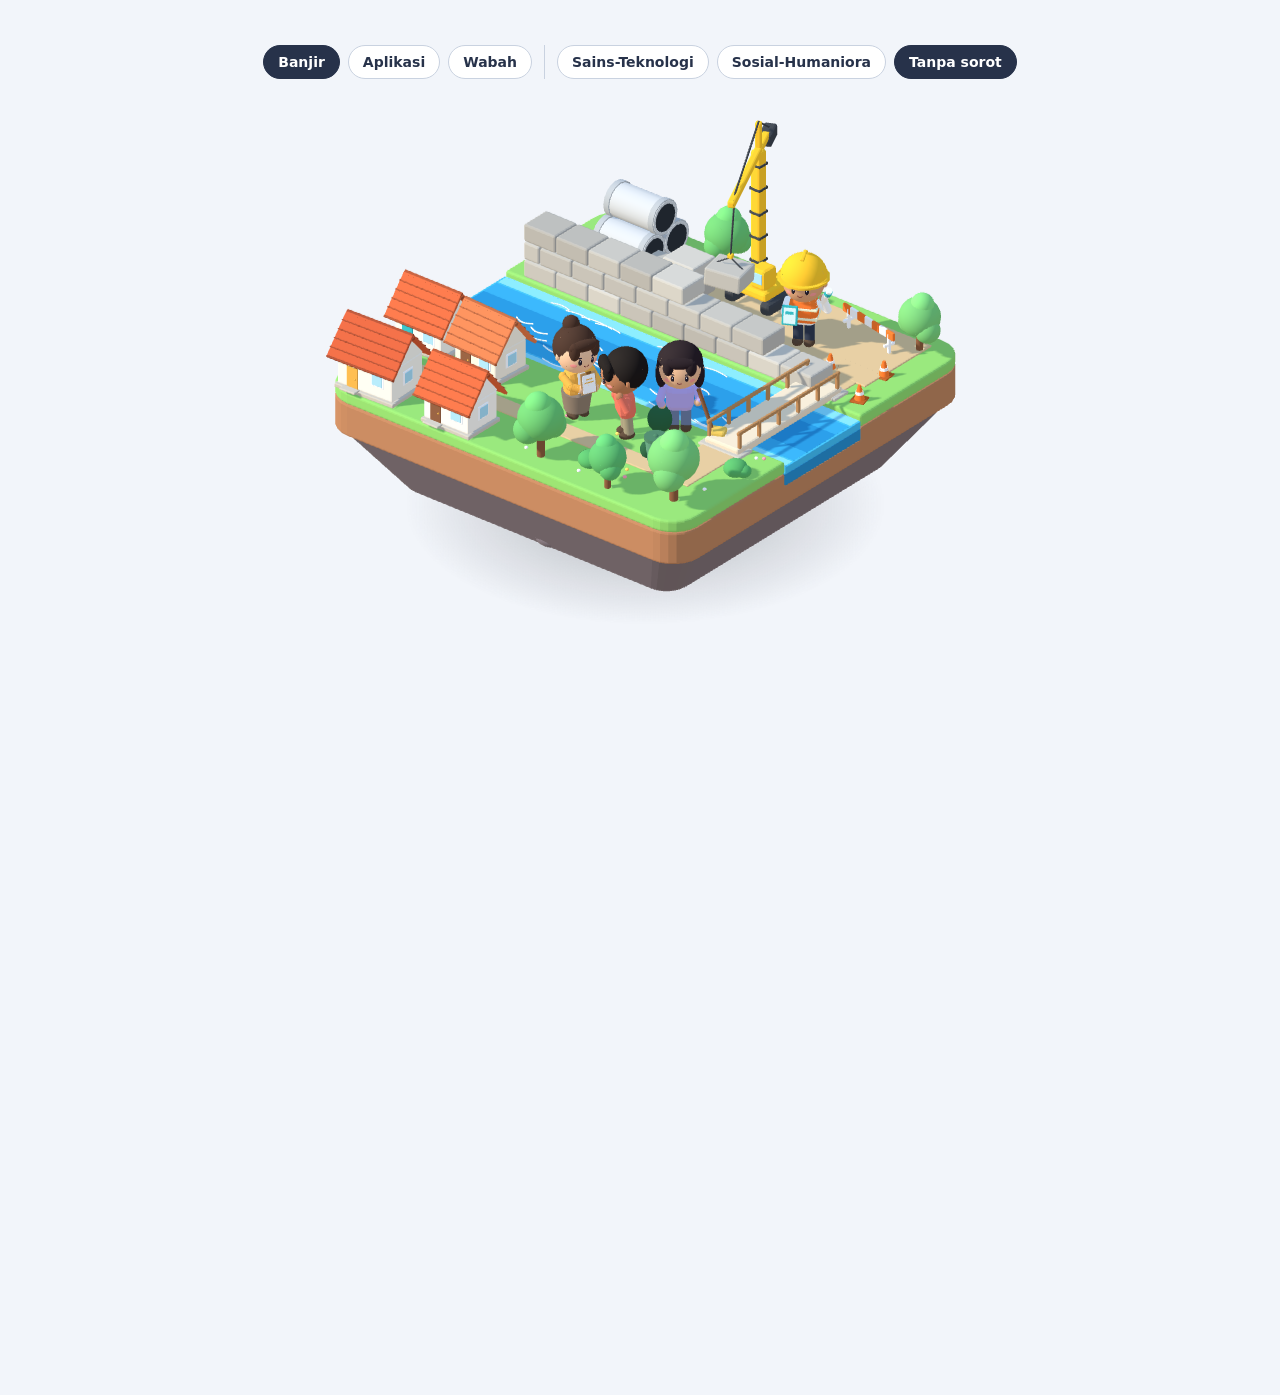
<file: diorama-lab.html>
<!doctype html>
<html lang="id">
<head>
<meta charset="utf-8">
<meta name="viewport" content="width=device-width, initial-scale=1">
<meta name="robots" content="noindex">
<title>Diorama lab</title>
<style>
  html, body { margin: 0; background: #F2F5FA; font-family: system-ui, sans-serif; }
  body { min-height: 150vh; padding: 5vh 0 0; display: flex; flex-direction: column; align-items: center; gap: 14px; }
  .box { position: relative; width: 100%; max-width: 720px; aspect-ratio: 4 / 3; }
  .box img, .box canvas { position: absolute; inset: 0; width: 100%; height: 100%; display: block; }
  .box canvas { opacity: 0; transition: opacity .5s ease; }
  .box img { transition: opacity .5s ease; }
  .box.live canvas { opacity: 1; }
  .box.live img { opacity: 0; }
  .bar { display: flex; flex-wrap: wrap; gap: 8px; justify-content: center; padding: 0 12px; }
  .bar button { font: 600 14px system-ui; padding: 8px 14px; border-radius: 999px; border: 1.5px solid #c9d2e0; background: #fff; color: #27324a; cursor: pointer; }
  .bar button[aria-pressed="true"] { background: #27324a; color: #fff; border-color: #27324a; }
  .bar button.st[aria-pressed="true"] { background: #2FB8C0; border-color: #2FB8C0; }
  .bar button.sh[aria-pressed="true"] { background: #F5B14A; border-color: #F5B14A; color: #3a2a08; }
  .sep { width: 1px; background: #c9d2e0; margin: 0 4px; }
</style>
<script type="importmap">
{ "imports": { "three": "./vendor/three/three.module.min.js", "three/addons/": "./vendor/three/addons/" } }
</script>
</head>
<body>
<div class="bar" id="scenes">
  <button type="button" data-scene="banjir" aria-pressed="true">Banjir</button>
  <button type="button" data-scene="aplikasi" aria-pressed="false">Aplikasi</button>
  <button type="button" data-scene="wabah" aria-pressed="false">Wabah</button>
  <span class="sep"></span>
  <button type="button" data-hl="st" class="st" aria-pressed="false">Sains-Teknologi</button>
  <button type="button" data-hl="sh" class="sh" aria-pressed="false">Sosial-Humaniora</button>
  <button type="button" data-hl="" aria-pressed="true">Tanpa sorot</button>
</div>
<div class="box" id="box">
  <img id="poster" src="assets/img/diorama/banjir.webp" alt="Diorama kota mini" width="1600" height="1200">
  <canvas id="c" aria-hidden="true"></canvas>
</div>
<script type="module">
  const q = new URLSearchParams(location.search);
  const first = q.get('scene') || 'banjir';
  const reduced = q.get('reduced') === '1' || matchMedia('(prefers-reduced-motion: reduce)').matches;
  const root = document.documentElement;
  const box = document.getElementById('box');
  const poster = document.getElementById('poster');
  const urlOf = (s) => `assets/3d/diorama-${s}.glb`;
  const press = (sel, on) => document.querySelectorAll(sel).forEach((b) => b.setAttribute('aria-pressed', String(on(b))));
  poster.src = `assets/img/diorama/${first}.webp`;
  press('[data-scene]', (b) => b.dataset.scene === first);
  let d = null;
  try {
    const { createDiorama } = await import('./js/landing2/diorama.js?v=bcf57cddb0');
    d = await createDiorama({ canvas: document.getElementById('c'), reduced, url: urlOf(first) });
    box.classList.add('live');
    root.dataset.mode = 'live';
    window.__stage = d;
    const hl = q.get('hl');
    if (hl) { d.highlight(hl); press('[data-hl]', (b) => b.dataset.hl === hl); }
  } catch (e) {
    console.warn('Diorama 3D skipped, poster stays:', e);
    root.dataset.mode = 'poster';
  }
  document.getElementById('scenes').addEventListener('click', async (ev) => {
    const b = ev.target.closest('button');
    if (!b) return;
    if (b.dataset.scene) {
      poster.src = `assets/img/diorama/${b.dataset.scene}.webp`;
      press('[data-scene]', (x) => x === b);
      if (d) { try { await d.show(urlOf(b.dataset.scene)); } catch (e) { console.warn(e); } }
    } else if (b.hasAttribute('data-hl')) {
      press('[data-hl]', (x) => x === b);
      d?.highlight(b.dataset.hl || null);
    }
  });
  root.dataset.ready = '1';
</script>
</body>
</html>
</file>
<file: css/tokens.css>
/* Design tokens, from docs/DESIGN_SPEC.md section 3 and 4. Reusable across pages. */
@font-face {
  font-family: "Inter";
  src: url("../assets/fonts/inter-latin-wght-normal.woff2") format("woff2");
  font-weight: 100 900; font-style: normal; font-display: swap;
}
@font-face {
  font-family: "Plus Jakarta Sans";
  src: url("../assets/fonts/plus-jakarta-sans-latin-wght-normal.woff2") format("woff2");
  font-weight: 200 800; font-style: normal; font-display: swap;
}
@font-face {
  font-family: "Caveat";
  src: url("../assets/fonts/caveat-latin-700-normal.woff2") format("woff2");
  font-weight: 700; font-style: normal; font-display: swap;
}

:root {
  /* colour */
  --teal: #2EB5C0;
  --orange: #F26D0F;          /* CTA only. White text only at >= 19px bold */
  --blue: #0084CC;
  --navy: #0A2540;
  --gray-dark: #2C313A;
  --bg: #F2F5FA;
  --line: #CFD3DB;
  --white: #FFFFFF;
  --teal-100: #E6F6F7; --teal-200: #CBECEF;
  --blue-100: #E0F0F9; --blue-200: #BFE0F2;
  --ink-500: #5B6270;
  --line-strong: #7A8190;
  --chalk: #F5F2E8;

  /* type */
  --font-ui: "Inter", system-ui, sans-serif;
  --font-nav: "Plus Jakarta Sans", "Inter", system-ui, sans-serif;
  --font-hand: "Caveat", "Segoe Print", "Bradley Hand", cursive;
  --fs-display: 28px;
  --fs-h2: 24px;
  --fs-h3: 20px;
  --fs-body: 16px;
  --fs-cta: 20px;
  --fs-caption: 14px;
  --fs-fine: 12px;
  --lh-body: 1.5;
  --lh-head: 1.2;

  /* space, radius, shadow */
  --sp-1: 4px; --sp-2: 8px; --sp-3: 12px; --sp-4: 16px; --sp-5: 24px; --sp-6: 32px; --sp-7: 48px; --sp-8: 64px;
  --gutter: 16px;
  --content-max: 1120px;
  --r-sm: 4px; --r-md: 8px; --r-lg: 12px;
  --shadow-1: 0 1px 0 rgba(10, 37, 64, .12);
  --shadow-2: 0 2px 4px rgba(10, 37, 64, .12);

  /* motion */
  --dur-fade: .2s;
  --dur-pencil: .2s;
  --dur-flip: .6s;
  --dur-camera: 1.8s;           /* prototype: full camera move; the spec's 0.8 s is the upper bound for UI transitions */
  --dur-stamp: .25s;
  --ease-out: cubic-bezier(.2, .8, .2, 1);
  --ease-flip: cubic-bezier(.45, .05, .25, 1);
  --ease-stamp: cubic-bezier(.2, .9, .3, 1.25);
  --flip-perspective: 1800px;

  /* focus */
  --focus-ring: 3px solid var(--blue);
}
@media (min-width: 768px) { :root { --fs-display: 40px; --fs-h2: 32px; --fs-h3: 22px; } }
</file>
<file: css/prototype-3d.css>
/* Prototype: 3D hero + paper sheet. Tokens live in tokens.css. Animations use transform/opacity only. */
*, *::before, *::after { box-sizing: border-box; }
html { -webkit-text-size-adjust: 100%; }
body { margin: 0; font-family: var(--font-ui); font-size: var(--fs-body); line-height: var(--lh-body); color: var(--gray-dark); background: var(--bg); }
img { display: block; }
.skip { position: absolute; left: -999px; top: 8px; z-index: 100; background: #fff; color: var(--navy); padding: 8px 12px; border-radius: var(--r-md); }
.skip:focus { left: 8px; }
:focus-visible { outline: var(--focus-ring); outline-offset: 2px; }

/* ---------- buttons ---------- */
.btn { font: 700 var(--fs-body)/1.2 var(--font-ui); border: 0; border-radius: var(--r-md); min-height: 48px; padding: 0 24px; cursor: pointer; display: inline-flex; align-items: center; justify-content: center; gap: 8px; text-decoration: none; }
.btn-cta { background: var(--orange); color: #fff; font-size: var(--fs-cta); min-height: 52px; padding: 0 32px; box-shadow: var(--shadow-2); transition: background-color var(--dur-fade); }
.btn-cta:hover { background: #D45F08; }
.btn-cta:active { background: #BF5507; }
.btn-small { font-size: var(--fs-caption); min-height: 44px; padding: 0 16px; color: var(--navy); } /* navy on orange = 5.2:1 for small text */
.btn-secondary { background: #fff; color: var(--navy); border: 1.5px solid var(--line-strong); font-size: var(--fs-body); }
.btn-secondary:hover { background: var(--bg); }
.btn-block { width: 100%; }

/* ---------- nav ---------- */
.nav { position: fixed; z-index: 20; inset: 0 0 auto 0; height: 60px; padding: 0 var(--gutter); display: flex; align-items: center; justify-content: space-between; background: rgba(255,255,255,.94); box-shadow: var(--shadow-1); transition: opacity .4s; }
.nav-logo { height: 28px; width: auto; }
body.sheet-open .nav, body.leaving .nav { opacity: 0; pointer-events: none; transition-duration: .2s; }

/* ---------- hero stage ---------- */
.hero { position: relative; height: 100vh; height: 100svh; min-height: 520px; overflow: hidden; background: #e8e1d3; isolation: isolate; }
.stage { position: absolute; inset: 0; overflow: hidden; }
#poster { position: absolute; inset: 0; display: block; transform-origin: 0 0; }
.poster-img { position: absolute; inset: 0; width: 100%; height: 100%; object-fit: cover; object-position: 50% 50%; }
#poster .poster-img { }
.poster-desk { z-index: 1; opacity: 0; transition: opacity .6s var(--ease-out); }
.hero.desk-poster .poster-desk { opacity: 1; }
#gl { position: absolute; inset: 0; width: 100%; height: 100%; display: block; opacity: 0; transition: opacity .8s ease-out; }
.hero.canvas-on #gl { opacity: 1; }
.scrim { z-index: 2; position: absolute; inset: 0; background: var(--navy); opacity: 0; transition: opacity .6s var(--ease-out); pointer-events: none; }
.hero.dim .scrim { opacity: .3; }

/* ---------- hero copy ---------- */
.hero-ui { position: absolute; inset: 0; z-index: 5; pointer-events: none; transition: opacity .35s ease; }
.hero-ui > * { pointer-events: auto; position: absolute; left: 0; top: 0; opacity: 0; }
.hero.ready .hero-ui > * { opacity: 1; transition: opacity .2s ease; }
.hero.away .hero-ui, .hero.away .hero-ui > * { opacity: 0 !important; pointer-events: none; transition-delay: 0s; transition-duration: .2s; }

/* H1: real text, chalk look. font-size is set from JS so it always fits the projected board. */
.chalk { margin: 0; font-family: var(--font-hand); font-weight: 700; font-size: 40px; line-height: .94; letter-spacing: .005em; white-space: nowrap; text-align: center;
  color: var(--chalk);
  background-image:
    url("data:image/svg+xml,%3Csvg xmlns='http://www.w3.org/2000/svg' width='260' height='260'%3E%3Cfilter id='n' x='0' y='0' width='100%25' height='100%25'%3E%3CfeTurbulence type='fractalNoise' baseFrequency='.8' numOctaves='3' seed='7'/%3E%3CfeColorMatrix values='0 0 0 0 .05 0 0 0 0 .17 0 0 0 0 .14 -4.2 0 0 0 1.95'/%3E%3C/filter%3E%3Crect width='100%25' height='100%25' filter='url(%23n)'/%3E%3C/svg%3E"),
    linear-gradient(180deg, #FBF9F1, #ECE8DA);
  -webkit-background-clip: text; background-clip: text; -webkit-text-fill-color: transparent;
  filter: drop-shadow(0 0 2px rgba(245,242,232,.35)) drop-shadow(0 1px 0 rgba(0,0,0,.25));
  transform-origin: 50% 50%; will-change: auto; }
.chalk .l1, .chalk .l2 { display: block; }
.chalk .l1 { font-size: 1.22em; }
.chalk .b3 { display: none; }
.chalk[data-lines="3"] .b3 { display: inline; }
.chalk[data-lines="3"] .l2 { line-height: .95; }

.copy { width: min(540px, calc(100vw - 32px)); padding: 20px 24px 18px; text-align: center; background: rgba(255,255,255,.93); border-radius: var(--r-lg); box-shadow: 0 10px 30px rgba(10,37,64,.2), var(--shadow-2); }
.eyebrow { margin: 0 0 6px; font-size: var(--fs-caption); font-weight: 700; letter-spacing: .02em; color: var(--navy); display: inline-flex; align-items: center; gap: 8px; }
.eyebrow::before { content: ""; width: 8px; height: 8px; border-radius: 50%; background: var(--teal); }
.sub { margin: 0 0 16px; color: var(--gray-dark); font-size: 17px; line-height: 1.45; text-wrap: balance; }
.micro { margin: 10px 0 0; font-size: var(--fs-caption); color: var(--ink-500); }

@media (max-width: 600px), (orientation: portrait) {
  .copy { padding: 16px 18px 14px; }
  .sub { font-size: 16px; margin-bottom: 14px; }
  .copy .btn-cta { width: 100%; }
}
@media (max-width: 380px) { .nav .btn-small { padding: 0 12px; } }

/* ---------- paper sheet ---------- */
.sheet-layer { position: absolute; inset: 0; z-index: 30; overflow: hidden; pointer-events: none; }
.sheet-layer[hidden] { display: none; }
.sheet { position: absolute; left: 0; top: 0; width: var(--sw, 560px); height: var(--sh, 700px); transform-origin: 0 0; pointer-events: auto; background: #fffefa; border-radius: var(--r-sm);
  box-shadow: 0 24px 60px rgba(10,37,64,.38), 0 2px 6px rgba(10,37,64,.2); outline: none; }
.sheet-body { position: absolute; inset: 0; perspective: var(--flip-perspective); transform-style: flat; opacity: var(--content, 1); }
.page { position: absolute; inset: 0; overflow-y: auto; overscroll-behavior: contain; padding: 26px 32px 28px; border-radius: var(--r-sm); background-color: #fffefa;
  background-image: repeating-linear-gradient(180deg, transparent 0 31px, rgba(0,132,204,.07) 31px 32px); backface-visibility: hidden; }
.leaf { position: absolute; inset: 0; transform-origin: 0 50%; transform-style: preserve-3d; transition: transform var(--dur-flip) var(--ease-flip); }
.leaf-back { position: absolute; inset: 0; border-radius: var(--r-sm); background: linear-gradient(90deg, #ebe6d8, #f7f4ea 40%); transform: rotateY(180deg); backface-visibility: hidden; }
.sheet.flipped .leaf { transform: rotateY(-180deg); }
.sheet.flip-done .leaf { visibility: hidden; transition: none; }
.flip-shade { position: absolute; inset: 0; border-radius: var(--r-sm); background: linear-gradient(90deg, rgba(10,37,64,.22), rgba(10,37,64,0) 70%); opacity: 0; pointer-events: none; }
.sheet.flipping .flip-shade { animation: shade var(--dur-flip) var(--ease-flip); }
@keyframes shade { 0% { opacity: 0; } 35% { opacity: 1; } 100% { opacity: 0; } }

.back-btn { position: relative; z-index: 1; margin: -6px 0 6px -10px; padding: 0 10px; min-height: 44px; background: none; border: 0; color: var(--navy); font: 600 var(--fs-caption)/1 var(--font-ui); text-decoration: underline; text-decoration-color: var(--blue); text-underline-offset: 3px; cursor: pointer; }
.sheet-logo { height: 24px; width: auto; margin-bottom: 4px; }
.page h2 { margin: 0; font: 700 clamp(34px, 6vw, 46px)/1.05 var(--font-hand); color: var(--navy); outline: none; border-bottom: 2px solid var(--navy); padding-bottom: 4px; }
.intro { margin: 12px 0 18px; font-size: var(--fs-body); }
.field { margin-bottom: 14px; }
.field label { display: block; font-size: var(--fs-caption); font-weight: 600; color: var(--navy); margin-bottom: 4px; }
.field input { width: 100%; min-height: 46px; padding: 0 12px; font: 400 16px/1.2 var(--font-ui); color: var(--navy); background: #fff; border: 1.5px solid var(--line-strong); border-radius: var(--r-md); }
.field input::placeholder { color: var(--ink-500); opacity: .8; }
.check { position: relative; display: flex; gap: 12px; align-items: flex-start; min-height: 44px; margin: 4px 0; font-size: 15px; line-height: 1.4; color: var(--navy); cursor: pointer; padding: 4px 0; }
.check input { position: absolute; opacity: 0; width: 24px; height: 24px; margin: 0; }
.check-box { flex: none; width: 24px; height: 24px; margin-top: 1px; border: 1.5px solid var(--line-strong); border-radius: var(--r-sm); background: #fff; position: relative; }
.check input:checked + .check-box { background: var(--navy); border-color: var(--navy); }
.check input:checked + .check-box::after { content: ""; position: absolute; left: 7px; top: 2px; width: 6px; height: 12px; border: solid #fff; border-width: 0 2.5px 2.5px 0; transform: rotate(45deg); }
.check input:focus-visible + .check-box { outline: var(--focus-ring); outline-offset: 2px; }
.privacy { margin: 8px 0 16px; font-size: var(--fs-caption); line-height: 1.45; color: var(--ink-500); }
.privacy a { color: var(--navy); text-decoration-color: var(--blue); text-underline-offset: 2px; }

.q-count { margin: 4px 0 0; font-weight: 700; font-size: var(--fs-caption); color: var(--ink-500); }
.stack { height: 8px; margin: 6px 0 18px; position: relative; }
.stack i { position: absolute; left: 0; right: 0; top: 0; height: 3px; background: #E8E4D6; border-radius: 2px; }
.stack i:nth-child(2) { top: 3px; left: 2px; right: 2px; } .stack i:nth-child(3) { top: 6px; left: 4px; right: 4px; }
.q { border: 0; margin: 0; padding: 0; min-width: 0; }
.q legend { padding: 0; margin-bottom: 16px; font: 700 clamp(30px, 5vw, 36px)/1.08 var(--font-hand); color: var(--navy); }
.opt { display: block; margin-bottom: 12px; cursor: pointer; }
.opt input { position: absolute; opacity: 0; }
.opt-box { display: flex; align-items: center; min-height: 56px; padding: 10px 16px; background: #fff; border: 1.5px solid var(--line-strong); border-radius: var(--r-md); color: var(--navy); font-size: 16px; line-height: 1.35; }
.opt:hover .opt-box { background: var(--bg); }
.opt input:checked + .opt-box { background: var(--teal-100); box-shadow: inset 0 0 0 1.5px var(--navy); }
.opt input:focus-visible + .opt-box { outline: var(--focus-ring); outline-offset: 2px; }
.row { display: flex; gap: 12px; flex-wrap: wrap; margin-top: 20px; }
.row .btn { flex: 1 1 auto; font-size: 15px; }
.foot { margin: 20px 0 0; font-size: var(--fs-fine); color: var(--ink-500); }

@media (max-width: 600px) {
  .page { padding: 20px 20px 22px; }
  .intro { margin: 10px 0 14px; }
  .field { margin-bottom: 10px; }
}

@media (prefers-reduced-motion: reduce) {
  .chalk::after, .leaf { animation: none; }
  .leaf { transition: none; }
  .sheet.flipping .flip-shade { animation: none; }
  #gl, .scrim, .poster-desk, .hero-ui { transition-duration: var(--dur-fade); }
}

.hero.instant *, .hero.instant *::before, .hero.instant *::after { transition-duration: 0s !important; transition-delay: 0s !important; animation-duration: 0s !important; }
</file>
<file: css/landing.css>
/* Landing page: editorial scroll story + sections. Builds on tokens.css and prototype-3d.css (hero stage, sheet, buttons). */
html { scroll-behavior: auto; scrollbar-gutter: stable; }
html.lock { overflow: hidden; }
body { background: #fff; color: var(--navy); }
.nav { justify-content: flex-start; gap: 24px; }
.nav-brand { display: block; margin-right: auto; }
.nav-links { display: flex; gap: 24px; margin-right: 8px; }
.nav-links a { color: var(--navy); font-weight: 600; font-size: var(--fs-caption); text-decoration: none; padding: 12px 4px; }
.nav-links a:hover { text-decoration: underline; text-decoration-color: var(--blue); text-underline-offset: 4px; }
@media (max-width: 600px) { .nav-links { display: none; } }

/* ---------- pinned story ---------- */
.story { position: relative; height: 350vh; }
@media (max-width: 600px), (orientation: portrait) { .story { height: 300vh; } }
.story-pin { position: sticky; top: 0; height: 100vh; height: 100svh; }
html[data-mode="poster"] .story { height: auto; }
html[data-mode="poster"] .story-pin { position: relative; }
.hero { height: 100%; }

/* hero copy is scrubbed by variables set from JS (transform/opacity only) */
.hero.ready .hero-ui > .copy { opacity: var(--copyO, 1); transition: none; }
.hero.ready .hero-ui > .chalk { opacity: var(--h1O, 1); transition: none; }
html[data-mode="poster"] .copy { display: none; }
.hero.away .finale, .hero.away .grad, .hero.away .index, .hero.away .guides { opacity: 0 !important; transition: opacity .2s; }

.grad { position: absolute; inset: 0; pointer-events: none; opacity: var(--gradO, 0);
  background: radial-gradient(120% 70% at 50% 100%, rgba(10,37,64,.82) 0%, rgba(10,37,64,.55) 38%, rgba(10,37,64,0) 72%); }
.finale { position: absolute; z-index: 6; left: 50%; bottom: max(5vh, 22px); width: min(980px, calc(100vw - 32px)); transform: translateX(-50%); text-align: center; pointer-events: none; }
.finale > * { pointer-events: auto; }
.tagline { margin: 0 0 clamp(14px, 2.4vh, 26px); font: 800 clamp(38px, 6.4vw, 96px)/.92 var(--font-ui); letter-spacing: -.055em; color: #fff;
  text-shadow: 0 1px 12px rgba(10,37,64,.3); opacity: var(--tagO, 0); transform: translateY(var(--tagY, 22px)); text-wrap: balance; }
.acc { font-family: var(--font-hand); font-weight: 700; font-style: normal; letter-spacing: 0; font-size: 1.16em; }
.tagline .acc { color: #FFE0BC; }
.finale-cta { opacity: var(--ctaO, 0); transform: translateY(var(--ctaY, 18px)); }
.finale .micro { color: #fff; opacity: .9; text-shadow: 0 1px 12px rgba(10,37,64,.7); margin-top: 10px; }
.finale .btn-cta { box-shadow: 0 8px 30px rgba(242,109,15,.45), var(--shadow-2); }

/* thin frame + perspective guides */
.frame { position: absolute; inset: 76px 20px 20px; z-index: 4; border: 1px solid rgba(255,255,255,.5); pointer-events: none; }
.frame i { position: absolute; width: 12px; height: 12px; border: 0 solid #fff; }
.frame i:nth-child(1) { left: -1px; top: -1px; border-width: 2px 0 0 2px; } .frame i:nth-child(2) { right: -1px; top: -1px; border-width: 2px 2px 0 0; }
.frame i:nth-child(3) { right: -1px; bottom: -1px; border-width: 0 2px 2px 0; } .frame i:nth-child(4) { left: -1px; bottom: -1px; border-width: 0 0 2px 2px; }
.guides { position: absolute; inset: 0; width: 100%; height: 100%; z-index: 3; pointer-events: none; overflow: hidden; mix-blend-mode: soft-light; }
.guides line { vector-effect: non-scaling-stroke; }
.index { position: absolute; z-index: 6; left: 40px; bottom: 40px; margin: 0; padding: 12px 18px; border-radius: 12px; background: rgba(10,37,64,.55); list-style: none; opacity: var(--idxO, 1); display: grid; gap: 2px; }
.index a { display: flex; gap: 12px; align-items: baseline; color: #fff; font: 600 14px/1.9 var(--font-ui); text-decoration: none; text-shadow: 0 1px 8px rgba(10,37,64,.8); }
.index b { font: 700 20px/1 var(--font-hand); min-width: 28px; color: #FFE0BC; }
.index a:hover { text-decoration: underline; text-underline-offset: 4px; }
@media (max-width: 900px), (orientation: portrait) { .index { display: none; } .frame { inset: 70px 12px 12px; } }

/* no-WebGL / reduced motion: static composition, no pinning */
.static-chars { display: none; position: absolute; inset: 0; pointer-events: none; z-index: 2; }
html[data-mode="poster"] .static-chars { display: block; }
.sc { position: absolute; height: auto; filter: drop-shadow(0 18px 24px rgba(10,37,64,.35)); }
.sc-girl { width: min(23vw, 360px); right: calc(50% + 1vw); top: 49%; }
.sc-boy { width: min(18vw, 290px); left: calc(50% + 1vw); top: 47%; }
@media (max-width: 600px), (orientation: portrait) {
  .sc-girl { width: 50vw; left: 2vw; right: auto; top: 56%; transform: rotate(-16deg); }
  .sc-boy { width: 38vw; left: auto; right: 4vw; top: 49%; transform: rotate(-30deg); }
  .tagline { font-size: clamp(34px, 11vw, 56px); }
}

/* ---------- editorial sections ---------- */
.sec { padding: clamp(72px, 12vw, 168px) 0; position: relative; }
.wrap { width: min(1180px, calc(100% - 2 * var(--gutter) - 16px)); margin: 0 auto; }
.wrap.narrow { width: min(860px, calc(100% - 2 * var(--gutter))); }
.kicker { margin: 0 0 20px; display: flex; gap: 12px; align-items: baseline; font: 600 14px/1 var(--font-ui); letter-spacing: .08em; text-transform: uppercase; color: var(--ink-500); }
.kicker b { font: 700 28px/1 var(--font-hand); letter-spacing: 0; color: var(--navy); text-transform: none; }
.display { margin: 0; font: 800 clamp(40px, 7.4vw, 108px)/.94 var(--font-ui); letter-spacing: -.055em; color: var(--navy); text-wrap: balance; max-width: 14ch; }
.display .acc { background: linear-gradient(transparent 64%, var(--teal-200) 64% 94%, transparent 94%); padding: 0 .06em; }
.lead { margin: 28px 0 0; max-width: 40ch; font-size: clamp(18px, 2vw, 24px); line-height: 1.45; color: var(--gray-dark); }
[data-reveal] { opacity: 0; transform: translateY(28px); transition: opacity .5s var(--ease-out) var(--d, 0ms), transform .5s var(--ease-out) var(--d, 0ms); }
[data-reveal].in { opacity: 1; transform: none; }
html.reduced [data-reveal] { opacity: 1; transform: none; transition: none; }
.num { font: 700 clamp(44px, 8vw, 110px)/.8 var(--font-hand); white-space: nowrap; color: var(--teal); opacity: .9; }

.sec-manfaat { background: #fff; }
.split { display: grid; grid-template-columns: 1.1fr .9fr; gap: clamp(32px, 6vw, 96px); margin-top: clamp(40px, 6vw, 88px); align-items: start; }
.rows { list-style: none; margin: 0; padding: 0; border-top: 1px solid var(--navy); }
.row { display: grid; grid-template-columns: clamp(84px, 11vw, 128px) 1fr; gap: 16px; padding: clamp(24px, 3.4vw, 44px) 0; border-bottom: 1px solid rgba(10,37,64,.2); align-items: start; }
.row h3 { margin: 0 0 10px; font: 800 clamp(24px, 2.8vw, 36px)/1.05 var(--font-ui); letter-spacing: -.035em; }
.row p { margin: 0; font-size: 18px; line-height: 1.5; color: var(--gray-dark); max-width: 38ch; }
.floaty { position: sticky; top: 120px; min-height: 420px; }
.ui-card { background: #fff; border-radius: 16px; box-shadow: 0 30px 70px rgba(10,37,64,.16), 0 2px 6px rgba(10,37,64,.08); border: 1px solid rgba(10,37,64,.08); will-change: transform; }
.ui-q { width: min(380px, 100%); padding: 24px; display: grid; gap: 10px; transform: rotate(-2.5deg); background-image: repeating-linear-gradient(180deg, transparent 0 31px, rgba(0,132,204,.07) 31px 32px); }
.ui-count { font: 700 13px var(--font-ui); color: var(--ink-500); }
.ui-q p { margin: 0 0 4px; font: 700 30px/1.05 var(--font-hand); color: var(--navy); }
.ui-opt { padding: 12px 14px; border: 1.5px solid var(--line-strong); border-radius: 8px; font-size: 15px; background: #fff; }
.ui-opt.on { background: var(--teal-100); box-shadow: inset 0 0 0 1.5px var(--navy); }
.ui-chip { position: absolute; right: 0; bottom: 20px; padding: 14px 18px; font-weight: 600; font-size: 15px; display: flex; align-items: center; gap: 10px; transform: rotate(3deg); background: var(--navy); color: #fff; }
.ui-chip i { width: 10px; height: 10px; border-radius: 50%; background: var(--teal); box-shadow: 0 0 0 4px rgba(46,181,192,.3); animation: pulse 1.6s ease-in-out infinite; }
@keyframes pulse { 50% { transform: scale(1.25); opacity: .7; } }
html.reduced .ui-chip i { animation: none; }
@media (max-width: 860px) { .split { grid-template-columns: 1fr; } .floaty { position: relative; top: 0; min-height: 380px; } }

.sec-bukti { background: var(--bg); overflow: hidden; }
.cards { display: grid; grid-template-columns: repeat(3, 1fr); gap: clamp(20px, 3vw, 40px); margin-top: clamp(40px, 6vw, 80px); }
.pcard { background: #fff; border-radius: 20px; padding: 28px; box-shadow: 0 28px 60px rgba(10,37,64,.14), 0 2px 6px rgba(10,37,64,.06); transform: rotate(var(--tilt, 0deg)); }
.pcard[data-reveal] { transform: translateY(28px) rotate(var(--tilt, 0deg)); }
.pcard[data-reveal].in { transform: rotate(var(--tilt, 0deg)); transition: opacity .7s var(--ease-out) var(--d, 0ms), transform .5s var(--ease-out); }
.pcard[data-reveal].in:hover { transform: translateY(-8px) rotate(0deg); }
.pcard h3 { margin: 0 0 20px; font: 800 28px/1 var(--font-ui); letter-spacing: -.04em; }
.sides { display: grid; gap: 12px; }
.side { margin: 0; padding: 16px 18px; border-radius: 12px; font-size: 17px; line-height: 1.4; color: var(--navy); }
.side small { display: block; margin-bottom: 6px; font: 700 12px/1 var(--font-ui); letter-spacing: .08em; text-transform: uppercase; color: var(--gray-dark); }
.side.st { background: var(--teal-100); } .side.sh { background: var(--blue-100); }
.sdg { margin: clamp(36px, 5vw, 64px) 0 0; max-width: 46ch; font: 700 clamp(26px, 3vw, 40px)/1.1 var(--font-hand); color: var(--navy); }
@media (max-width: 860px) { .cards { grid-template-columns: 1fr; } }

.sec-tindakan { background: var(--navy); color: #fff; }
.sec-tindakan .display { color: #fff; } .sec-tindakan .kicker, .sec-tindakan .kicker b { color: #cfe3ee; }
.sec-tindakan .display .acc { background: none; color: #FFE0BC; }
.steps { list-style: none; margin: clamp(40px, 6vw, 80px) 0; padding: 0; display: grid; grid-template-columns: repeat(3, 1fr); gap: clamp(20px, 4vw, 56px); }
.steps li { border-top: 1px solid rgba(255,255,255,.35); padding-top: 24px; }
.steps .num { color: #FFE0BC; display: block; margin-bottom: 20px; }
.steps h3 { margin: 0 0 8px; font: 800 clamp(24px, 2.6vw, 34px)/1.05 var(--font-ui); letter-spacing: -.035em; }
.steps p { margin: 0; font-size: 18px; line-height: 1.5; color: #dbe7f0; max-width: 30ch; }
@media (max-width: 860px) { .steps { grid-template-columns: 1fr; } }

.sec-faq { background: #fff; }
.faq { margin-top: clamp(32px, 5vw, 64px); border-top: 1px solid var(--navy); }
.qa { border-bottom: 1px solid rgba(10,37,64,.25); }
.qa h3 { margin: 0; }
.qa button { width: 100%; min-height: 72px; display: flex; justify-content: space-between; align-items: center; gap: 24px; padding: 20px 0; background: none; border: 0; text-align: left; cursor: pointer; font: 800 clamp(22px, 2.6vw, 32px)/1.1 var(--font-ui); letter-spacing: -.035em; color: var(--navy); }
.qa button i { position: relative; flex: none; width: 36px; height: 36px; border: 1.5px solid var(--navy); border-radius: 50%; }
.qa button i::before, .qa button i::after { content: ""; position: absolute; left: 50%; top: 50%; width: 14px; height: 2px; background: var(--navy); transform: translate(-50%, -50%); }
.qa button i::after { transform: translate(-50%, -50%) rotate(90deg); transition: opacity .2s; }
.qa button[aria-expanded="true"] i::after { opacity: 0; }
.qa p { margin: 0 0 24px; max-width: 52ch; font-size: 19px; line-height: 1.55; color: var(--gray-dark); }

.foot-site { background: var(--bg); padding: clamp(56px, 8vw, 104px) 0 48px; }
.foot-logo { height: 28px; width: auto; margin-bottom: 28px; }
.foot-line { margin: 0 0 24px; font: 800 clamp(30px, 4.4vw, 60px)/1 var(--font-ui); letter-spacing: -.05em; color: var(--navy); }
.foot-line .acc { color: var(--navy); }
.foot-links { display: flex; gap: 24px; flex-wrap: wrap; margin-bottom: 36px; }
.foot-links a { color: var(--navy); font-weight: 600; text-decoration: underline; text-decoration-color: var(--blue); text-underline-offset: 4px; padding: 10px 0; }
.credit { margin: 0 0 8px; display: flex; gap: 10px; align-items: center; font-size: var(--fs-caption); color: var(--ink-500); }
.credit img { height: 22px; width: auto; filter: grayscale(1); opacity: .7; }
.ident { margin: 0; font-size: var(--fs-fine); color: var(--ink-500); }
</file>
<file: css/landing2.css>
/* Landing v2: dusk-sky hero (back-to-back characters) -> flash -> 3D classroom. Builds on landing.css for the sections. */
:root { --ipa: #46d0da; --ips: #4db3ee; --sun: #FFE0BC; }
:root { --story-tail: 40vh; }
.story { height: calc(300vh + var(--story-tail)); isolation: isolate; }
/* Android Chrome: the URL bar collapses while scrolling and the visible viewport grows past 100svh, which left a white strip under the pinned hero.
   Pin to the large viewport (lvh) instead so it always fills; the sky colour behind it covers any rounding gap */
.story-pin { height: 100vh; height: 100lvh; background: #50429c; }
html[data-mode="poster"] .story { height: auto; }
html[data-mode="poster"] .story-pin { position: relative; }
/* classroom -> Manfaat: once the story is done, the first section slides up over the classroom like a sheet of
   paper (rounded top, soft shadow) while the classroom dims behind it. --story-tail is that extra scroll; main.js keeps it out of the story timeline */
.story-pin::after { content: ""; position: absolute; inset: 0; z-index: 60; pointer-events: none; background: #1a1230; opacity: calc(var(--cover, 0) * .5); }
.sec-manfaat { z-index: 1; margin-top: calc(-1 * var(--story-tail)); background: #fffdf8; border-radius: clamp(22px, 3.2vw, 40px) clamp(22px, 3.2vw, 40px) 0 0;
  box-shadow: 0 -16px 40px rgba(26, 16, 52, .24), inset 0 1px 0 rgba(255, 255, 255, .9); }
html[data-mode="poster"] .sec-manfaat { margin-top: -28px; }
html.poster-late .sec-manfaat { margin-top: 0; }   /* main.js: poster chosen after first paint */
.hero { background: #1b1250; }

/* ---------- layers ---------- */
.sky-css { position: absolute; inset: 0; background: linear-gradient(180deg, #0a1655 0%, #2c2175 22%, #6b3a95 38%, #d9588f 50%, #ffb877 58%, #ffd49a 59.5%, #a08be0 64%, #7a63c2 80%, #50429c 100%); }
#sky, #chars, #skyFront, #ribbonBack, #ribbonFront { position: absolute; inset: 0; width: 100%; height: 100%; display: block; opacity: 0; transition: opacity .9s ease; }
.hero.sky-on #sky, .hero.sky-on #skyFront, .hero.chars-on #chars, .hero.chars-on #ribbonBack, .hero.chars-on #ribbonFront { opacity: 1; }
#ribbonBack, #ribbonFront { pointer-events: none; }
.hero.sky-on .sky-img { visibility: hidden; }
.sky-img:not(.placed) { visibility: hidden; }   /* sky-layers.js sizes the box once; until then the CSS gradient shows (no layout shift) */   /* the shader paints the sky; images are the static fallback */
html[data-mode="poster"] #sky, html[data-mode="poster"] #skyFront, html[data-mode="poster"] #chars, html[data-mode="poster"] #ribbonBack, html[data-mode="poster"] #ribbonFront { display: none; }
.room-layer { position: absolute; inset: 0; opacity: var(--roomO, 0); visibility: hidden; }
.hero.room-on .room-layer { visibility: visible; }
html[data-mode="poster"] #poster, html[data-mode="poster"] #gl { display: none; }
.flash { position: absolute; inset: 0; pointer-events: none; opacity: var(--flashO, 0); z-index: 3;
  background: radial-gradient(circle at var(--fx, 50%) var(--fy, 60%), #fffefa 0, #fff6da calc(var(--fr, 0%) * .5), rgba(255, 230, 160, .92) var(--fr, 0%), rgba(255, 205, 120, 0) calc(var(--fr, 0%) + 38%)); }
.flash::after { content: ""; position: absolute; inset: 0; background: #ffeec2; opacity: var(--fillO, 0); }

/* static composition (no WebGL / reduced motion) */
.static-chars { display: none; position: absolute; inset: 0; pointer-events: none; z-index: 2; }
html[data-mode="poster"] .static-chars { display: block; }
.sc { position: absolute; height: auto; top: auto; transform: none; filter: drop-shadow(0 18px 30px rgba(20, 10, 70, .35)); }
.sc-boy { width: min(21vw, 340px); left: auto; right: calc(50% + 23vw); bottom: 3%; }
.sc-girl { width: min(25vw, 400px); right: auto; left: calc(50% + 23vw); bottom: 4%; }
@media (max-width: 600px), (orientation: portrait) {
  .sc-boy { width: 50vw; right: auto; left: -6vw; bottom: 13vh; top: auto; transform: none; }
  .sc-girl { width: 58vw; left: auto; right: -8vw; bottom: 15vh; top: auto; transform: none; }
}

/* ---------- nav ----------
   sky / room: no bar, just a soft scrim (::before) that is darkest at the top edge and fades to nothing below the links.
   light (over the paper sections): the bar itself shrinks into a floating rounded pill with a frosted surface (::after).
   Both states morph into each other with one transition, so the change never snaps. */
.topnav { --nav-t: .62s cubic-bezier(.22, 1, .36, 1);
  position: fixed; z-index: 50; top: 0; left: 0; right: 0; margin: 0 auto; width: 100%; height: 64px; padding: 0 24px; border-radius: 0;
  display: grid; grid-template-columns: 1fr auto 1fr; align-items: center; color: #fff;
  transition: top var(--nav-t), width var(--nav-t), height var(--nav-t), padding var(--nav-t), border-radius var(--nav-t), color .45s ease, opacity .3s; }
.topnav::before, .topnav::after { content: ""; position: absolute; z-index: -1; pointer-events: none; }
.topnav::before { top: 0; left: 50%; width: 100vw; height: 136px; transform: translateX(-50%);
  background: rgba(10, 12, 38, .6); -webkit-backdrop-filter: blur(6px); backdrop-filter: blur(6px);
  -webkit-mask-image: linear-gradient(#000 0%, rgba(0, 0, 0, .82) 22%, rgba(0, 0, 0, .52) 44%, rgba(0, 0, 0, .24) 66%, rgba(0, 0, 0, .07) 84%, transparent 100%);
  mask-image: linear-gradient(#000 0%, rgba(0, 0, 0, .82) 22%, rgba(0, 0, 0, .52) 44%, rgba(0, 0, 0, .24) 66%, rgba(0, 0, 0, .07) 84%, transparent 100%);
  opacity: .5; transition: opacity .5s ease; }
.topnav[data-theme="room"]::before { opacity: 1; }
.topnav[data-theme="light"]::before { opacity: 0; transition-duration: .3s; }
.topnav::after { inset: 0; border-radius: inherit; background: rgba(255, 253, 248, .84); -webkit-backdrop-filter: blur(16px) saturate(1.5); backdrop-filter: blur(16px) saturate(1.5);
  box-shadow: 0 12px 32px -6px rgba(10, 37, 64, .16), 0 2px 6px rgba(10, 37, 64, .06), inset 0 0 0 1px rgba(10, 37, 64, .07);
  opacity: 0; transition: opacity .4s ease; }
.topnav[data-theme="light"] { top: 12px; width: min(1180px, calc(100% - 2 * var(--gutter) - 16px)); height: 56px; padding: 0 30px; border-radius: 28px; color: var(--navy); } /* same width as .wrap */
.topnav[data-theme="light"]::after { opacity: 1; transition-delay: .08s; }
.tn-left { display: flex; align-items: center; gap: 24px; }
.tn-links { display: flex; gap: 24px; }
.tn-links a, .tn-menu a { color: inherit; font: 650 15px/1 var(--font-nav); letter-spacing: -.01em; text-decoration: none; }
.tn-links a { padding: 14px 2px; font-size: 13.5px; font-weight: 450; letter-spacing: .005em; text-shadow: 0 1px 12px rgba(12, 10, 50, .45);
  background: linear-gradient(currentColor, currentColor) 50% calc(100% - 8px) / 0 1.5px no-repeat; transition: background-size .3s cubic-bezier(.22, 1, .36, 1), text-shadow .45s ease, font-size var(--nav-t), font-weight .45s ease, letter-spacing .45s ease; }
.tn-links a:hover, .tn-links a:focus-visible { background-size: 100% 1.5px; }
.topnav[data-theme="light"] .tn-links a { font-size: 15px; font-weight: 650; letter-spacing: -.01em; text-shadow: 0 0 0 rgba(12, 10, 50, 0); }
.tn-brand img { display: block; height: 27px; width: auto; filter: drop-shadow(0 1px 8px rgba(255, 255, 255, .25)); }
.topnav[data-theme="light"] .tn-brand img { height: 22px; }
.tn-right { grid-column: 3; justify-self: end; display: flex; align-items: center; }
.pill { height: 40px; min-height: 40px; padding: 0 18px; border-radius: 999px; background: #fff; color: var(--navy); font-size: 14px; box-shadow: 0 2px 14px rgba(20, 10, 70, .25); transition: background-color .3s, color .3s; }
.pill:hover { background: #fff6ea; }
.topnav[data-theme="light"] .pill { background: var(--orange); color: var(--navy); box-shadow: none; }
.topnav[data-theme="light"] .pill:hover { background: #ff7f26; }
.hamb { display: none; width: 44px; height: 44px; margin-left: -10px; background: none; border: 0; color: inherit; filter: drop-shadow(0 1px 6px rgba(20, 10, 70, .35)); cursor: pointer; flex-direction: column; justify-content: center; align-items: center; gap: 5px; transition: filter .45s ease; }
.topnav[data-theme="light"] .hamb { filter: none; }
.hamb i { width: 22px; height: 2px; background: currentColor; border-radius: 2px; transition: transform .2s; }
.hamb[aria-expanded="true"] i:nth-child(1) { transform: translateY(7px) rotate(45deg); } .hamb[aria-expanded="true"] i:nth-child(2) { opacity: 0; } .hamb[aria-expanded="true"] i:nth-child(3) { transform: translateY(-7px) rotate(-45deg); }
.tn-menu { position: absolute; top: calc(100% + 6px); left: 12px; right: 12px; display: grid; padding: 4px 20px; border-radius: 20px; color: #fff;
  background: rgba(14, 16, 46, .9); -webkit-backdrop-filter: blur(16px); backdrop-filter: blur(16px); box-shadow: 0 18px 40px rgba(8, 10, 30, .3); }
.tn-menu[hidden] { display: none; }
.tn-menu a { font-size: 17px; padding: 17px 2px; border-bottom: 1px solid rgba(255, 255, 255, .14); }
.tn-menu a:last-child { border-bottom: 0; }
.topnav[data-theme="light"] .tn-menu { left: 0; right: 0; color: var(--navy); background: rgba(255, 253, 248, .97); box-shadow: 0 18px 40px -8px rgba(10, 37, 64, .2), inset 0 0 0 1px rgba(10, 37, 64, .07); }
.topnav[data-theme="light"] .tn-menu a { border-color: rgba(10, 37, 64, .1); }
html.reduced .topnav { transition: color .2s, opacity .2s; }
html.reduced .topnav::before, html.reduced .topnav::after { transition-duration: .2s; transition-delay: 0s; }
body.sheet-open .topnav, body.leaving .topnav { opacity: 0; pointer-events: none; }
@media (max-width: 600px), (orientation: portrait) {
  .topnav { height: 56px; padding: 0 16px; }
  .topnav::before { height: 116px; }
  .topnav[data-theme="light"] { top: 10px; height: 52px; padding: 0 16px; border-radius: 26px; }
  .tn-links { display: none; } .hamb { display: flex; }
  .tn-brand img { height: 24px; }
  .topnav[data-theme="light"] .tn-brand img { height: 20px; }
  .pill { height: 38px; padding: 0 14px; font-size: 13px; }
}

/* ---------- hero text ---------- */
.hero-text { position: absolute; z-index: 6; left: 50%; top: 46%; width: min(760px, 92vw); text-align: center; color: #fff;
  opacity: var(--txtO, 1); transform: translate(-50%, calc(-50% + var(--txtY, 0px))); }
.hero-text::before { content: ""; position: absolute; z-index: -1; inset: -14% -24% -26%; background: radial-gradient(closest-side, rgba(38,18,96,.55), rgba(38,18,96,0)); pointer-events: none; }
.hero.ready .hero-text { animation: txtIn .35s ease both; }
@keyframes txtIn { from { opacity: 0; } }
.h1 { margin: 0; font: 800 clamp(60px, 9vw, 134px)/1 var(--font-ui); letter-spacing: -.05em; color: #fff; text-shadow: 0 2px 26px rgba(25, 12, 80, .55), 0 1px 3px rgba(25, 12, 80, .45); }
.h1-l1 { display: block; white-space: nowrap; }
.w { position: relative; display: inline-block; }
.wt { position: relative; z-index: 1; }
.atau { font: 700 .35em/1 var(--font-hand); letter-spacing: 0; margin: 0 .22em; display: inline-block; vertical-align: .32em; text-shadow: 0 2px 14px rgba(25, 12, 80, .6); }
.h1-l2 { display: block; margin-top: .18em; font: 600 clamp(19px, 1.9vw, 28px)/1.3 var(--font-ui); letter-spacing: -.005em; text-shadow: 0 1px 14px rgba(25, 12, 80, .7); }
.hero-btn { margin-top: 28px; box-shadow: 0 10px 34px rgba(242, 109, 15, .5), var(--shadow-2); }
.hero-offer { display: none; }   /* phones only: the short offer under the headline (the long microcopy is desktop-only) */
.hero-micro { max-width: 40ch; margin: 14px auto 0; color: #fff; opacity: .94; font-size: 15px; line-height: 1.45; text-shadow: 0 1px 12px rgba(25, 12, 80, .75); }
.tag-small { position: absolute; z-index: 6; left: 50%; top: 15%; color: #fff; margin: 0; transform: translateX(-50%); white-space: nowrap; opacity: var(--tagO, 0);
  font: 800 clamp(20px, 2.2vw, 30px)/1 var(--font-ui); letter-spacing: -.04em; text-shadow: 0 1px 14px rgba(25, 12, 80, .7); }
.tag-small .acc { color: var(--sun); }

/* science / social-science motifs: equal weight (3 icons + 1 ring system each) */
.motif { position: absolute; left: 50%; top: 52%; width: 200%; height: auto; transform: translate(-50%, -50%); overflow: visible; pointer-events: none; opacity: .9; }
.motif-ipa { color: var(--ipa); } .motif-ips { color: var(--ips); }
.motif * { vector-effect: non-scaling-stroke; }
.motif-ips { width: 165%; }
.motif-ips .meridians { transform-box: fill-box; transform-origin: center; animation: spinx 14s ease-in-out infinite alternate; }
@keyframes spinx { from { transform: scaleX(1); } to { transform: scaleX(.45); } }
.motif-ipa .orbits { transform-box: fill-box; transform-origin: center; animation: breathe 9s ease-in-out infinite alternate; }
@keyframes breathe { from { transform: scale(1); } to { transform: scale(1.04); } }
.ico { position: absolute; width: .27em; height: .27em; fill: none; stroke: currentColor; stroke-width: 1.4; stroke-linecap: round; stroke-linejoin: round; opacity: .95; filter: drop-shadow(0 1px 6px rgba(25, 12, 80, .5));
  animation: drift 7s ease-in-out infinite alternate; animation-delay: var(--d, 0s); }
.w-ipa .ico { color: var(--ipa); } .w-ips .ico { color: var(--ips); }
.i-a1 { top: -22%; left: -10%; --d: -1s; } .i-a2 { top: -26%; right: -8%; --d: -3.5s; } .i-a3 { bottom: -22%; left: 6%; --d: -5s; }
.i-s1 { top: -24%; left: -6%; --d: -2s; } .i-s2 { top: -22%; right: -12%; --d: -4.5s; } .i-s3 { bottom: -22%; right: 4%; --d: -6s; }
@keyframes drift { from { transform: translate3d(0, 0, 0) rotate(-5deg); } to { transform: translate3d(3px, -9px, 0) rotate(6deg); } }
html.reduced .ico, html.reduced .motif .meridians, html.reduced .motif .orbits { animation: none; }

.scroll-cue { position: absolute; z-index: 6; left: 50%; bottom: 22px; transform: translateX(-50%); display: grid; justify-items: center; gap: 8px; opacity: var(--cueO, 1); color: #fff;
  font: 600 11px/1 var(--font-ui); letter-spacing: .24em; text-transform: uppercase; text-shadow: 0 1px 10px rgba(25, 12, 80, .7); pointer-events: none; }
.scroll-cue i { width: 1px; height: 34px; background: linear-gradient(#fff, rgba(255, 255, 255, 0)); animation: cue 1.8s ease-in-out infinite; transform-origin: top; }
@keyframes cue { 0% { transform: scaleY(0); } 60% { transform: scaleY(1); opacity: 1; } 100% { transform: scaleY(1); opacity: 0; } }
html.reduced .scroll-cue i { animation: none; }
@keyframes nudge { 0%, 100% { transform: translateY(0); } 50% { transform: translateY(3px); } }

/* classroom stage: tagline on the board + CTA on the desk paper */
.board-tag { position: absolute; left: 0; top: 0; z-index: 5; margin: 0; opacity: var(--btO, 0); text-align: center; white-space: nowrap; font-size: 40px; line-height: .95; pointer-events: none; }
.board-tag .bt1, .board-tag .bt2 { display: block; }
.board-tag em { font-style: normal; font-size: 1.12em; }
.desk-cta { position: absolute; left: 0; top: 0; z-index: 6; opacity: var(--dcO, 0); visibility: hidden; }
.hero.room-on .desk-cta { visibility: visible; }
.desk-cta .btn { position: relative; white-space: nowrap; box-shadow: 0 10px 30px rgba(242, 109, 15, .45), var(--shadow-2); }
.desk-cta .btn::after { content: ""; position: absolute; left: 50%; bottom: -8px; width: 16px; height: 16px; background: var(--orange); transform: translateX(-50%) rotate(45deg); border-radius: 3px; z-index: -1; }
.hero.away .tag-small, .hero.away .hero-text, .hero.away .board-tag, .hero.away .desk-cta, .hero.away .scroll-cue { opacity: 0 !important; pointer-events: none; transition: opacity .2s; }
.hero.away .flash { opacity: 0 !important; }

/* mobile sticky bar */
.mbar { display: none; }
@media (max-width: 600px), (orientation: portrait) {
  .mbar { display: flex; justify-content: center; position: fixed; z-index: 45; left: 0; right: 0; bottom: 0; padding: 18px 16px calc(12px + env(safe-area-inset-bottom));
    background: linear-gradient(to top, rgba(12, 18, 60, .6), rgba(12, 18, 60, 0)); transition: transform .3s var(--ease-out), opacity .3s; pointer-events: none; }
  .mbar .btn { width: min(440px, 100%); pointer-events: auto; box-shadow: 0 10px 30px rgba(242, 109, 15, .5); }
  body.flashing .mbar, body.sheet-open .mbar, body.leaving .mbar { transform: translateY(120%); opacity: 0; }
  .hero-btn { display: none; }
  /* bottom edge of the text block sits a little above the sun's centre */
  .hero-text { top: 46.5%; transform: translate(-50%, calc(-100% + var(--txtY, 0px))); width: 94vw; }
  .hero-micro { display: none; }
  .hero-offer { display: inline-block; margin: 12px auto 0; padding: 6px 13px; border-radius: 999px; background: rgba(20, 14, 60, .32); color: #fff;
    font: 600 13.5px/1.2 var(--font-ui); letter-spacing: .01em; text-shadow: 0 1px 8px rgba(25, 12, 80, .6); -webkit-backdrop-filter: blur(4px); backdrop-filter: blur(4px); }
  /* until the classroom, the bar is a small scroll hint instead of the CTA */
  .mbar .scroll-btn { display: none; }
  .mbar.cue { background: none; padding-bottom: calc(18px + env(safe-area-inset-bottom)); }
  .mbar.cue .btn-cta { display: none; }
  .mbar.cue .scroll-btn { display: inline-flex; }
  /* "Scroll" + an arrow that keeps bobbing down; no chip behind it, the hit area stays 44px+ */
  .scroll-btn { pointer-events: auto; flex-direction: column; align-items: center; gap: 3px; min-width: 64px; min-height: 52px; padding: 4px 10px; border: 0; background: none;
    color: #fff; cursor: pointer; font: 600 12px/1 var(--font-ui); letter-spacing: .06em; text-shadow: 0 1px 2px rgba(25, 12, 80, .75), 0 0 10px rgba(25, 12, 80, .6), 0 0 22px rgba(25, 12, 80, .4);
    -webkit-tap-highlight-color: transparent; transition: opacity .2s; }
  .scroll-btn svg { width: 14px; height: 22px; overflow: visible; fill: none; stroke: currentColor; stroke-width: 2; stroke-linecap: round; stroke-linejoin: round;
    filter: drop-shadow(0 1px 2px rgba(25, 12, 80, .8)) drop-shadow(0 0 6px rgba(25, 12, 80, .55)); animation: arrow-bob 1.5s ease-in-out infinite; }
  .scroll-btn:focus-visible { outline: 2px solid #fff; outline-offset: 2px; border-radius: 8px; }
  .scroll-btn:active { opacity: .6; }
  html.reduced .scroll-btn svg { animation: none; }
  @keyframes arrow-bob { 0%, 100% { transform: translateY(-2px); } 50% { transform: translateY(6px); } }
  .h1 { font-size: clamp(46px, 15.2vw, 80px); }
  .h1-l2 { font-size: 18px; }
  .tag-small { top: 96px; }
  .motif-ipa { width: 170%; } .motif-ips { width: 145%; }
  .scroll-cue { display: none; }
  .board-tag { font-size: 28px; }
  .desk-cta { display: none; }
  body { padding-bottom: 0; }
}
.hero.instant .sky-css, .hero.instant * { transition-duration: 0s !important; }


/* =================== revision: pearl CTA, white logo, constellation headline, painted sky layers =================== */
.tn-brand { grid-column: 2; display: block; }
.tn-brand img { filter: brightness(0) invert(1) drop-shadow(0 1px 8px rgba(20, 10, 70, .35)); transition: filter .45s ease, height var(--nav-t); }
.topnav[data-theme="light"] .tn-brand img { filter: none; }

/* sky: painted layers (back sky, mid clouds, front clouds); JS sets size/position, this is the pre-JS cover fallback */
.sky-img { position: absolute; left: 0; top: 0; width: 100%; height: 100%; object-fit: cover; object-position: 50% 58%; max-width: none; pointer-events: none; user-select: none; will-change: transform; }
#layerMid, #layerFront { opacity: 0; transition: opacity .8s ease; }
#layerMid.on, #layerFront.on { opacity: 1; }
.hero.sky-gone .sky-img, .hero.sky-gone #sky, .hero.sky-gone #skyFront, .hero.sky-gone #ribbonBack, .hero.sky-gone #ribbonFront { visibility: hidden; }
.static-chars { z-index: auto; }
.sc { position: absolute; height: 66vh; width: auto; top: auto; max-width: none; transform: none; filter: none; }   /* anime figure stills (3d/build_figures.py + hero-scene.js) */
.sc-boy { left: 3.2vw; right: auto; bottom: 0; }
.sc-girl { right: 3.7vw; left: auto; bottom: 0; height: 56vh; }
@media (max-width: 600px), (max-aspect-ratio: 4/5) {
  .sc { height: 40vh; }
  .sc-boy { left: -3vw; bottom: 3vh; } .sc-girl { right: -3vw; bottom: 3vh; height: 34vh; }
}

/* ---------- pearl-light CTA ---------- */
:root { --pearl: #FFF6E9; --indigo: #1E1A4D; }
.btn-cta { position: relative; isolation: isolate; overflow: hidden; min-height: 56px; padding: 0 30px 0 32px; gap: 10px; border: 2px solid transparent; border-radius: 999px; color: var(--indigo);
  font: 800 18px/1 var(--font-ui); letter-spacing: -.01em; white-space: nowrap;
  background: linear-gradient(var(--pearl), var(--pearl)) padding-box, linear-gradient(100deg, #FFC864 0%, #F27AA4 52%, #A998F0 100%) border-box;
  box-shadow: 0 6px 26px rgba(255, 200, 110, .42), 0 0 40px rgba(255, 214, 150, .3); animation: glowBreathe 4.6s ease-in-out infinite;
  transition: transform .25s var(--ease-out), box-shadow .3s; }
@keyframes glowBreathe { 50% { box-shadow: 0 8px 34px rgba(255, 200, 110, .62), 0 0 62px rgba(255, 214, 150, .5); } }
.btn-cta::before { content: ""; position: absolute; z-index: 1; inset: 0; pointer-events: none; background: linear-gradient(105deg, transparent 38%, rgba(255, 255, 255, .85) 50%, transparent 62%); transform: translateX(-130%); transition: transform .9s var(--ease-out); }
.btn-cta::after { content: "\2192"; display: inline-block; font-weight: 700; transition: transform .25s var(--ease-out); }
.btn-cta:hover, .btn-cta:focus-visible { background: linear-gradient(var(--pearl), var(--pearl)) padding-box, linear-gradient(100deg, #FFC864 0%, #F27AA4 52%, #A998F0 100%) border-box; transform: translateY(-1px);
  box-shadow: 0 10px 40px rgba(255, 200, 110, .8), 0 0 80px rgba(255, 214, 150, .65); animation: none; }
.btn-cta:hover::before, .btn-cta:focus-visible::before { transform: translateX(130%); }
.btn-cta:hover::after, .btn-cta:focus-visible::after { transform: translateX(5px); }
.btn-cta:active { background: linear-gradient(#fff0db, #fff0db) padding-box, linear-gradient(100deg, #FFC864, #F27AA4 52%, #A998F0) border-box; transform: none; }
.btn-cta:focus-visible { outline: 3px solid var(--indigo); outline-offset: 3px; box-shadow: 0 0 0 3px #fff, 0 10px 40px rgba(255, 200, 110, .8), 0 0 80px rgba(255, 214, 150, .65); }
html.reduced .btn-cta { animation: none; } html.reduced .btn-cta::before { display: none; }
.sheet .btn-cta { background: linear-gradient(120deg, #2b2470, #1E1A4D) padding-box, linear-gradient(100deg, #FFC864, #F27AA4 52%, #A998F0) border-box; color: #FFF6E9; animation: none; box-shadow: 0 8px 22px rgba(30, 26, 77, .35); }
.hero-btn { box-shadow: none; margin-top: 26px; }
.mbar .btn { box-shadow: 0 6px 26px rgba(255, 200, 110, .5); }
.mbar .btn-cta { width: min(440px, 100%); justify-content: center; }
.desk-cta { }
.desk-cta .btn::after { content: "\2192"; position: static; width: auto; height: auto; background: none; transform: none; border-radius: 0; z-index: auto; }
.desk-cta::after { content: ""; position: absolute; left: 50%; bottom: -7px; width: 14px; height: 14px; background: var(--pearl); border-right: 2px solid #F27AA4; border-bottom: 2px solid #F27AA4; transform: translateX(-50%) rotate(45deg); border-radius: 0 0 4px 0; }

/* ---------- headline: constellations, two equal sides ---------- */
.hero-text { width: min(920px, 96vw); }
.h1 { --h1fs: clamp(60px, 9vw, 134px); font-size: var(--h1fs); text-shadow: none; }
.h1-l1 { display: flex; justify-content: center; align-items: center; white-space: nowrap; }
.sr { position: absolute; width: 1px; height: 1px; overflow: hidden; clip-path: inset(50%); white-space: nowrap; }
.w { position: relative; display: inline-block; }
.wt { position: relative; z-index: 1; display: inline-block; font-weight: 800; letter-spacing: -.05em; color: transparent; -webkit-text-fill-color: transparent; -webkit-background-clip: text; background-clip: text;
  filter: drop-shadow(0 2px 18px rgba(25, 12, 80, .5)); padding-right: .04em; }
.w-ipa .wt { background-image: linear-gradient(180deg, #ffffff 0%, #cdf8fb 26%, #6fe0e8 62%, #2EB5C0 100%); }
.w-ips .wt { background-image: linear-gradient(180deg, #ffffff 0%, #ffeab8 26%, #ffb98c 58%, #f27aa4 100%); }
.wt::before, .wt::after { content: attr(data-t) / ""; position: absolute; inset: 0; padding-right: .04em; color: transparent; -webkit-text-fill-color: transparent; -webkit-background-clip: text; background-clip: text; pointer-events: none; }
.wt::before { z-index: 2; background-image: linear-gradient(105deg, transparent 40%, rgba(255, 255, 255, .95) 50%, transparent 60%); background-size: 260% 100%; background-position: 140% 0; background-repeat: no-repeat; animation: sweep 7.5s ease-in-out infinite; }
.w-ips .wt::before { animation-delay: 1.2s; }
@keyframes sweep { 0%, 52% { background-position: 140% 0; } 100% { background-position: -40% 0; } }
.w-ipa .wt::after { background-image: radial-gradient(circle at 18% 30%, #fff 0 1.3px, transparent 2.1px), radial-gradient(circle at 64% 18%, #fff 0 1px, transparent 1.8px), radial-gradient(circle at 82% 64%, #fff 0 1.4px, transparent 2.2px), radial-gradient(circle at 36% 76%, #fff 0 1px, transparent 1.8px), radial-gradient(circle at 52% 48%, #e9fdff 0 1.2px, transparent 2px);
  background-size: 74px 78px, 58px 62px, 90px 84px, 66px 70px, 100px 96px; animation: twk 3.4s ease-in-out infinite alternate; }
.w-ips .wt::after { background-image: repeating-linear-gradient(177deg, transparent 0 12px, rgba(160, 60, 110, .16) 12px 13px), radial-gradient(ellipse 60% 40% at 30% 58%, transparent 0 55%, rgba(160, 60, 110, .26) 56% 60%, transparent 61%), radial-gradient(ellipse 50% 36% at 72% 34%, transparent 0 50%, rgba(160, 60, 110, .24) 52% 57%, transparent 58%);
  background-size: 100% 100%, 120% 100%, 100% 100%; animation: contour 16s ease-in-out infinite alternate; }
@keyframes twk { from { opacity: .2; } to { opacity: .85; } }
@keyframes contour { from { background-position: 0 0, 0 0, 0 0; } to { background-position: 0 6px, 8px 0, -6px 0; } }

.const { position: absolute; z-index: 2; left: 50%; top: 52%; width: 200%; height: auto; transform: translate(-50%, -50%); overflow: visible; pointer-events: none; }
.const-ipa { --cl: #9cf0f5; } .const-ips { --cl: #ffd6a0; }
.const .ln polygon, .const .ln polyline { stroke: var(--cl); stroke-width: 1; vector-effect: non-scaling-stroke; stroke-linejoin: round; opacity: .85; stroke-dasharray: 1; stroke-dashoffset: 0; animation: draw 2.6s cubic-bezier(.3, .6, .2, 1) both; animation-delay: calc(.2s + var(--d)); }
@keyframes draw { from { stroke-dashoffset: 1; opacity: 0; } 12% { opacity: .85; } to { stroke-dashoffset: 0; } }
.const .sts { filter: drop-shadow(0 0 3px var(--cl)); }
.st { fill: #fff; transform-box: fill-box; transform-origin: center; animation: tw 3.2s ease-in-out infinite alternate; animation-delay: var(--d); }
@keyframes tw { from { opacity: .4; transform: scale(.75); } to { opacity: 1; transform: scale(1.25); } }
.atau-wrap { position: relative; display: inline-block; padding: 0 .5em; }
.atau { display: inline-block; font: 700 .35em/1 var(--font-hand); letter-spacing: 0; vertical-align: .3em; position: relative; z-index: 1; text-shadow: 0 2px 14px rgba(25, 12, 80, .6); margin: 0; }
.thread { position: absolute; left: 50%; top: 52%; width: 150%; height: auto; transform: translate(-50%, -50%); overflow: visible; pointer-events: none; }
.thread .tl { fill: none; stroke: #ffe9bf; stroke-width: 1.6; stroke-linecap: round; stroke-dasharray: .005 .016; vector-effect: non-scaling-stroke; animation: fadeIn 1.8s ease both 1.2s; }
@keyframes fadeIn { from { opacity: 0; } }
.thread .spark { fill: #fff; filter: drop-shadow(0 0 4px #ffd9a0); }
.thread .st { fill: #fff3d6; }
.h1-l2 { margin-top: calc(var(--h1fs) * .26); }
html.reduced .wt::before, html.reduced .wt::after, html.reduced .st, html.reduced .const .ln polygon, html.reduced .const .ln polyline, html.reduced .thread .tl { animation: none !important; }
@media (max-width: 600px), (orientation: portrait) {
  .h1 { --h1fs: clamp(46px, 15.2vw, 80px); }
  .h1-l2 { margin-top: calc(var(--h1fs) * .3); }
  .atau-wrap { padding: 0 .38em; }
}

/* ---------- classroom end state: chalk poster, hotspots, blue CTA ---------- */
.board-tag { --tw: 2; }
.board-tag .bt3 { display: block; margin-top: .22em; font-size: .4em; line-height: 1; letter-spacing: .04em; color: rgba(255, 252, 240, .78); }
.board-tag .bt3 i { font-style: normal; opacity: .6; margin: 0 .25em; }
.bt-doodle { position: absolute; top: 46%; width: 1.5em; height: 1.5em; fill: none; stroke: rgba(255, 252, 240, .82); stroke-width: 2.4; stroke-linecap: round; stroke-linejoin: round; opacity: .85; }
.bt-doodle .fl { fill: rgba(255, 252, 240, .82); stroke: none; }
.bt-ipa { left: calc(50% - (var(--tw) + 1.9) * 1em); transform: translateY(-50%) rotate(-8deg); }
.bt-ips { left: calc(50% + (var(--tw) + .8) * 1em); transform: translateY(-50%) rotate(7deg); }
.bt-ipa, .bt-ips { margin-left: 0; }
.room-vig { position: absolute; inset: 0; z-index: 4; pointer-events: none; opacity: var(--btO, 0);
  background: radial-gradient(120% 90% at 50% 46%, transparent 55%, rgba(20, 12, 36, .38) 100%), linear-gradient(0deg, rgba(20, 12, 36, .35), transparent 26%); }
.hero.away .room-vig, .hero.away .hotspots { opacity: 0 !important; pointer-events: none; transition: opacity .2s; }

.hotspots { position: absolute; inset: 0; z-index: 6; pointer-events: none; opacity: var(--dcO, 0); visibility: hidden; }
.hero.room-on .hotspots { visibility: visible; }
.hot { position: absolute; left: 0; top: 0; width: 44px; height: 44px; padding: 0; border: 0; background: none; cursor: pointer; pointer-events: auto; color: #fff; -webkit-tap-highlight-color: transparent; }
.hot-dot { position: absolute; left: 50%; top: 50%; width: 16px; height: 16px; margin: -8px; border-radius: 50%; background: var(--hc); border: 2px solid #fff; box-shadow: 0 2px 10px rgba(20, 12, 40, .55); }
.hot-dot::after { content: ""; position: absolute; inset: -9px; border-radius: 50%; border: 2px solid var(--hc); opacity: 0; animation: hotPulse 2.4s ease-out infinite; }
@keyframes hotPulse { 0% { transform: scale(.5); opacity: .9; } 100% { transform: scale(1.35); opacity: 0; } }
.hot-ipa { --hc: #2EB5C0; } .hot-ips { --hc: #FFB347; }
.hot-card { position: absolute; left: 50%; bottom: calc(100% - 4px); width: 210px; padding: 10px 13px 11px; border-radius: 14px; background: var(--pearl); color: var(--indigo); text-align: left;
  font: 500 13.5px/1.35 var(--font-ui); box-shadow: 0 12px 30px rgba(20, 12, 40, .4); opacity: 0; transform: translate(-50%, 6px); pointer-events: none; transition: opacity .18s, transform .18s; }
.hot-card b { display: block; margin-bottom: 2px; font-weight: 800; font-size: 12.5px; letter-spacing: .02em; color: var(--hc); filter: brightness(.7); }
.hot:hover .hot-card, .hot:focus-visible .hot-card, .hot[aria-expanded="true"] .hot-card { opacity: 1; transform: translate(-50%, 0); }
.hot:focus-visible { outline: 2px solid #fff; outline-offset: 2px; border-radius: 50%; }
html.reduced .hot-dot::after { animation: none; }
@media (max-width: 600px), (orientation: portrait) { .hotspots { display: none; } }

/* blue CTA in the classroom (desk button + mobile bar); the hero button keeps the pearl look */
.desk-cta .btn-cta, .mbar .btn-cta { background: linear-gradient(180deg, #4F8EF7, #2563EB); border: 2px solid rgba(255, 255, 255, .85); color: #fff; padding: 0 28px 0 30px;
  box-shadow: 0 10px 28px rgba(37, 99, 235, .55), 0 0 0 0 rgba(96, 165, 250, .55); animation: ctaRing 2.6s ease-out infinite; text-shadow: 0 1px 2px rgba(10, 30, 110, .35); }
@keyframes ctaRing { 0% { box-shadow: 0 10px 28px rgba(37, 99, 235, .55), 0 0 0 0 rgba(96, 165, 250, .55); } 70%, 100% { box-shadow: 0 10px 28px rgba(37, 99, 235, .55), 0 0 0 16px rgba(96, 165, 250, 0); } }
.desk-cta .btn-cta:hover, .desk-cta .btn-cta:focus-visible, .mbar .btn-cta:hover { background: linear-gradient(180deg, #6BA0FA, #2F6FF0); transform: translateY(-1px); animation: none;
  box-shadow: 0 14px 34px rgba(37, 99, 235, .7), 0 0 0 4px rgba(147, 197, 253, .45); }
.desk-cta .btn-cta:active, .mbar .btn-cta:active { background: linear-gradient(180deg, #3B7AF0, #1D4ED8); transform: none; }
.desk-cta .btn-cta:focus-visible, .mbar .btn-cta:focus-visible { outline: 3px solid #fff; outline-offset: 3px; }
.desk-cta .btn-cta::before, .mbar .btn-cta::before { background: linear-gradient(105deg, transparent 38%, rgba(255, 255, 255, .5) 50%, transparent 62%); }
.desk-cta .btn-cta::after, .mbar .btn-cta::after { content: ""; width: 22px; height: 22px; flex: none; background: center / contain no-repeat url("data:image/svg+xml,%3Csvg xmlns='http://www.w3.org/2000/svg' viewBox='0 0 24 24' fill='none' stroke='%23fff' stroke-width='2' stroke-linecap='round' stroke-linejoin='round'%3E%3Cpath d='M4 20l1-4L16.5 4.5a2 2 0 0 1 3 3L8 19l-4 1z'/%3E%3Cpath d='M14 7l3 3'/%3E%3C/svg%3E");
  transform-origin: 20% 90%; animation: pencilWrite 1.6s ease-in-out infinite; }
@keyframes pencilWrite { 0%, 100% { transform: rotate(0); } 30% { transform: rotate(-12deg) translateX(-1px); } 60% { transform: rotate(6deg) translateX(1px); } }
.desk-cta .btn-cta:hover::after, .mbar .btn-cta:hover::after { transform: none; }
.desk-cta::after { display: none; }
.desk-micro { margin: 8px 0 0; text-align: center; font: 600 13px/1 var(--font-ui); letter-spacing: .02em; color: #fff; text-shadow: 0 1px 3px rgba(20, 12, 40, .8), 0 0 12px rgba(20, 12, 40, .6); }
html.reduced .desk-cta .btn-cta, html.reduced .mbar .btn-cta, html.reduced .desk-cta .btn-cta::after, html.reduced .mbar .btn-cta::after { animation: none; }
</file>
<file: css/test-paper.css>
/* The active landing's sheet is painted onto the paper in the desk poster. */
body.sheet-open { overflow-x: clip; }
body.sheet-open .topnav { visibility: hidden; }
.hero.paper-on-desk .room-layer {
  /* Use the empty left side of the same tabletop beyond the fitted camera view. */
  background: #b9a085 url('../assets/img/desk-poster.webp') 0 51% / max(500%, 148svh) auto no-repeat;
}
.hero.paper-on-desk #posterDesk {
  inset: var(--desk-y) auto auto var(--desk-x);
  width: var(--desk-w);
  height: var(--desk-h);
  max-width: none;
  object-fit: contain;
  opacity: 1;
  transition: opacity .5s ease;   /* the live 3D desk is darker than the photo: fade instead of a hard cut */
  mask-image: linear-gradient(90deg, transparent, #000 6% 94%, transparent),
    linear-gradient(180deg, transparent, #000 10% 90%, transparent);
  mask-composite: intersect;
}

.test-paper {
  --paper: #faf8f0;
  --print: #23221f;
  --graphite: #3e3b37;
  --rule: #938b7b;
  --focus-ring: 3px solid #32667a;
  --exam-serif: Georgia, 'Times New Roman', serif;
  background: var(--paper);
  color: var(--print);
  border-radius: 0;
  box-shadow: 0 1px 1px #38270e40;
}

.test-paper .page {
  padding: clamp(20px, 3.6vw, 42px) clamp(19px, 3.3vw, 42px) 17px;
  border-radius: 0;
  background:
    linear-gradient(113deg, #e7dac32d, transparent 55%, #ded3bd1a), var(--paper);
  scrollbar-color: #898276 var(--paper);
  overflow-x: hidden;
  scroll-padding-block: 12px;
}
.test-paper .page[hidden] { display: none; }

.test-paper .paper-top {
  display: grid;
  grid-template-columns: minmax(34px, 10%) minmax(0, 1fr) minmax(34px, 10%);
  align-items: center;
  gap: 5px;
  padding: 0 0 10px;
  border-bottom: 2px solid var(--print);
}
.test-paper .sheet-logo { width: 100%; height: auto; margin: 0; }
.test-paper .paper-masthead { text-align: center; }
.test-paper .paper-school {
  margin: 0 0 4px;
  font: 650 clamp(10px, 2.5vw, 13px)/1.25 var(--font-ui);
  letter-spacing: .08em;
  text-transform: uppercase;
}
.test-paper :is(h2, .paper-doc-title) {
  margin: 0;
  padding: 0;
  border: 0;
  color: var(--print);
  font: 780 clamp(18px, 4.5vw, 29px)/1.09 var(--font-ui);
  letter-spacing: .015em;
  text-transform: uppercase;
  text-wrap: balance;
}
.test-paper .paper-kind {
  margin: 4px 0 13px;
  text-align: center;
  font: 700 12px/1.3 var(--exam-serif);
  letter-spacing: .18em;
  text-transform: uppercase;
}
.test-paper .paper-instructions {
  margin: 0 0 12px;
  padding: 8px 10px;
  border-top: 2px solid var(--print);
  border-bottom: 2px solid var(--print);
}
.test-paper .paper-instructions-special { border: 3px double var(--print); }
.test-paper .paper-label {
  margin: 0 0 2px;
  font: 780 12px/1.3 var(--font-ui);
  letter-spacing: .1em;
  text-transform: uppercase;
}
.test-paper .intro { margin: 0; font: 16px/1.35 var(--exam-serif); }
.test-paper .page-1 { padding: clamp(13px, 3vw, 35px) clamp(14px, 3vw, 38px) 15px; }
.test-paper .page-1 .paper-top { padding-bottom: 7px; }
.test-paper .paper-form-instructions {
  display: flex;
  flex-wrap: wrap;
  align-items: baseline;
  gap: 2px 9px;
  padding: 7px 0;
  margin: 0 0 3px;
  border: 0;
}
.test-paper .paper-form-instructions .paper-label { margin: 0; }
.test-paper .paper-form-instructions .intro { font-size: 15px; }
.test-paper .paper-fields {
  min-inline-size: 0;
  margin: 0;
  padding: 2px clamp(8px, 2vw, 14px) 5px;
  border: 1px solid var(--graphite);
}
.test-paper .paper-fields legend {
  padding: 0 5px;
  font: 750 11px/1.2 var(--font-ui);
  letter-spacing: .1em;
  text-transform: uppercase;
}
.test-paper .field {
  display: grid;
  grid-template-columns: minmax(0, .9fr) auto minmax(0, 1.25fr);
  gap: 0 6px;
  align-items: center;
  min-width: 0;
  margin: 0;
}
.test-paper .field label {
  margin: 0;
  color: var(--print);
  font: 700 clamp(13px, 3vw, 17px)/1.15 var(--exam-serif);
  cursor: text;
}
.test-paper .field .field-colon { color: var(--graphite); font-family: var(--exam-serif); }
.test-paper .field input {
  min-width: 0;
  min-height: 45px;
  padding: 0 2px;
  border: 0;
  border-bottom: 1px dotted #676154;
  border-radius: 0;
  color: var(--print);
  background: transparent;
  font-family: var(--exam-serif);
}
.test-paper .field input:focus { background: #fffdf7; }
.test-paper .field input::placeholder { color: #625c52; opacity: 1; }
.test-paper .field label span { font-weight: 400; }
.test-paper .privacy { margin: 3px 0 5px; color: var(--graphite); font-size: 13px; }
.test-paper .privacy summary { padding-block: 7px; min-height: 44px; cursor: pointer; }
.test-paper .privacy summary span { color: var(--print); text-decoration: underline; text-underline-offset: 2px; }
.test-paper .privacy p { margin: 0; padding: 8px 10px; border-inline-start: 2px solid var(--rule); }
.test-paper .preview-note { margin: 0 0 12px; }
.test-paper .paper-form-actions { display: flex; justify-content: space-between; align-items: stretch; gap: 6px; }
.test-paper .paper-form-actions > button { min-width: 0; }
.test-paper .paper-submit {
  --ticket: #632333;
  justify-content: flex-start;
  gap: 0;
  min-height: 48px;
  padding: 0;
  border: 1px solid #451b26;
  border-radius: 2px;
  background: var(--ticket);
  color: #fffdf6;
  box-shadow: 2px 2px 0 #451b2670;
  text-align: left;
}
.test-paper .paper-submit-stub {
  display: grid;
  place-items: center;
  align-self: stretch;
  flex: none;
  padding-inline: 8px;
  border-inline-end: 1px dashed #f4d8cdba;
}
.test-paper .paper-submit-stub svg {
  width: 19px;
  height: 19px;
  fill: none;
  stroke: currentColor;
  stroke-width: 1.45;
  stroke-linecap: round;
  stroke-linejoin: round;
}
.test-paper .paper-submit-label { padding: 5px 10px; font: 750 13px/1.15 var(--font-ui); }
.test-paper .paper-submit:hover { --ticket: #783044; }
.test-paper .paper-submit:active { box-shadow: none; }

.test-paper .paper-soal-top { display: grid; justify-items: end; margin: 0 0 13px; }
.test-paper .paper-soal-top .paper-kind { justify-self: center; }
.test-paper .q-count {
  margin: 0;
  padding: 5px 8px;
  border: 1px solid var(--graphite);
  background: #eeeae1;
  color: var(--print);
  font: 750 12px/1.15 var(--font-ui);
  letter-spacing: .08em;
  text-transform: uppercase;
}
.test-paper .q legend {
  max-width: 100%;
  margin-bottom: 8px;
  padding: 0;
  color: var(--print);
  font: 700 clamp(19px, 4.7vw, 27px)/1.23 var(--exam-serif);
  text-wrap: pretty;
}
.test-paper .q legend:focus { outline: none; }
.test-paper .paper-number { margin-inline-end: .2em; }
.test-paper .opt { position: relative; margin: 0; border-bottom: 1px solid #938b7b57; }
.test-paper .opt input { margin: 0; inset: 0 auto auto 0; }
.test-paper .opt-box {
  display: grid;
  grid-template-columns: 30px minmax(0, 1fr);
  gap: 6px;
  min-height: 51px;
  padding: 5px 7px 5px 2px;
  border: 0;
  border-radius: 0;
  color: var(--print);
  background: transparent;
  font: 17px/1.3 var(--exam-serif);
}
.test-paper .opt:hover .opt-box { background: #e9e2d853; }
.test-paper .opt input:checked + .opt-box { background: transparent; box-shadow: none; }
.test-paper .opt-letter { position: relative; display: grid; place-items: center; height: 30px; font-weight: 700; }
.test-paper .pencil-x { position: absolute; inset: 0; width: 100%; height: 100%; overflow: visible; }
.test-paper .pencil-x path {
  opacity: 0;
  fill: none;
  stroke: #4d4a45;
  stroke-width: 2.45;
  stroke-linecap: round;
  stroke-dasharray: 1;
  stroke-dashoffset: 1;
}
.test-paper .opt input:checked + .opt-box .pencil-x path {
  opacity: .97;
  stroke-dashoffset: 0;
  transition: stroke-dashoffset .14s ease-out, opacity .04s;
}
.test-paper .opt input:checked + .opt-box .pencil-x path + path { transition-delay: .10s; }
.test-paper .opt input:checked + .opt-box .opt-letter { color: #746e63; }

.test-paper .paper-footer { border-top: 1px solid var(--rule); margin-top: 15px; padding-top: 11px; }
.test-paper .paper-question-nav { display: grid; grid-template-columns: minmax(0, 1fr) minmax(0, 1fr); gap: 9px; }
.test-paper .paper-return {
  position: relative;
  display: inline-flex;
  align-items: center;
  gap: 7px;
  min-width: 0;
  min-height: 48px;
  padding: 6px 10px;
  border: 1px solid currentColor;
  border-radius: 0;
  font: 710 13px/1.2 var(--font-ui);
  text-align: start;
  cursor: pointer;
}
.test-paper .paper-return-icon {
  flex: none;
  width: 20px;
  height: 20px;
  fill: none;
  stroke: currentColor;
  stroke-width: 1.45;
  stroke-linecap: round;
  stroke-linejoin: round;
}
.test-paper .paper-return--kop {
  justify-self: start;
  color: var(--print);
  background: #ece1c6;
  box-shadow: 2px 2px 0 #a99b7a;
  padding-inline-end: 15px;
}
.test-paper .paper-return--kop::after {
  content: "";
  position: absolute;
  top: -1px;
  right: -1px;
  width: 8px;
  height: 8px;
  background: linear-gradient(45deg, #c5b592 44%, var(--print) 49% 55%, var(--paper) 60%);
  pointer-events: none;
}
.test-paper .paper-return--kop:hover { background: #e2d3ae; }
.test-paper .paper-return--classroom {
  justify-self: end;
  color: #632333;
  background: transparent;
  border-color: transparent;
  padding-inline: 12px;
}
.test-paper .paper-return--classroom::before {
  content: "";
  position: absolute;
  inset: 3px 1px;
  border: 3px double currentColor;
  border-radius: 2px;
  transform: rotate(-1.8deg);
  pointer-events: none;
}
.test-paper .paper-return--classroom:hover { background: #63233310; }
.test-paper .paper-return:active { box-shadow: none; }
.test-paper .foot { margin: 9px 0 0; color: var(--graphite); }

@media (max-width: 480px) {
  .test-paper .paper-question-nav .paper-return { justify-self: stretch; }
}

@media (max-width: 430px) {
  .test-paper .page-2 { padding-block: 11px 14px; }
  .test-paper .page-2 .paper-top { padding-bottom: 5px; }
  .test-paper .paper-soal-top {
    grid-template-columns: minmax(0, 1fr) auto;
    align-items: center;
    gap: 4px;
    margin: 6px 0;
  }
  .test-paper .paper-soal-top .paper-kind { justify-self: start; margin: 0; text-align: left; }
  .test-paper .paper-instructions-special { padding: 5px 8px; margin-bottom: 6px; }
  .test-paper .paper-instructions-special .intro { font-size: 15px; line-height: 1.25; }
  .test-paper .q legend { margin-bottom: 5px; }
  .test-paper .opt-box { min-height: 46px; padding-block: 3px; font-size: 16px; line-height: 1.2; }
  .test-paper .page-2 .paper-footer { margin-top: 8px; padding-top: 7px; }
  .test-paper .paper-form-actions .paper-return { padding-inline: 8px; gap: 4px; }
  .test-paper .paper-submit-stub { padding-inline: 6px; }
  .test-paper .paper-submit-label { padding-inline: 7px; }
}
@media (prefers-reduced-motion: reduce) {
  .test-paper .opt input:checked + .opt-box .pencil-x path { transition: none; }
}
@media (forced-colors: active) {
  .test-paper .pencil-x path { stroke: CanvasText; }
}

/* ---------- page turn (js/landing2/page-turn.js) ---------- */
.test-paper .turn-fx { position: absolute; left: 0; top: 0; width: 100%; height: 100%; overflow: visible; pointer-events: none; }
.test-paper .turn-shade { z-index: 1; }
.test-paper .page.turn-top { z-index: 2; }
.test-paper .turn-flap { z-index: 3; filter: drop-shadow(-3px 4px 5px #3c2a1238); }
.test-paper .page.ghost { pointer-events: none; overflow: hidden; }
.sheet.turning .page { pointer-events: none; }

/* ---------- questions ---------- */
.test-paper .q-opts { transition: opacity .3s ease; }
.test-paper .page-2.composing .q-opts { opacity: .45; }
.test-paper .page-2.composing .intro { font-style: italic; }

/* ---------- Peta Minat ---------- */
.test-paper .page-3 { padding: clamp(13px, 3vw, 35px) clamp(14px, 3vw, 38px) 15px; }
.test-paper .page-3 .paper-top { padding-bottom: 7px; }
.test-paper [hidden] { display: none !important; }
.sheet { container: sheet / inline-size; }
.test-paper .page.more { mask-image: linear-gradient(#000 calc(100% - 38px), #0000 calc(100% - 2px)); }
.test-paper .r-head {
  position: relative;
  margin: 10px 0 9px;
  padding-inline-end: clamp(58px, 15vw, 84px);
}
.test-paper .r-id { display: grid; grid-template-columns: max-content minmax(0, 1fr); align-items: end; gap: 4px 8px; margin: 0; min-width: 0; }
.test-paper .r-id > div { display: contents; }
.test-paper .r-id dt { font: 700 clamp(13px, 3vw, 15px)/1.3 var(--exam-serif); }
.test-paper .r-id dt::after { content: " :"; color: var(--graphite); }
.test-paper .r-id dd {
  min-width: 0;
  margin: 0;
  padding: 2px 2px 1px;
  border-bottom: 1px dotted #676154;
  font: clamp(14px, 3.4vw, 16px)/1.3 var(--exam-serif);
  overflow-wrap: anywhere;
}
/* an oval school stamp in blue-violet ink, pressed over the end of the lines like a real one */
.test-paper .stamp {
  --ink: #2a3d94;
  position: absolute;
  inset-inline-end: -4px;
  top: 50%;
  display: grid;
  place-content: center;
  width: clamp(116px, 30vw, 142px);
  aspect-ratio: 1.42;
  margin: 0;
  padding: 6px 12px;
  border: 2.5px solid var(--ink);
  border-radius: 50%;
  box-shadow: inset 0 0 0 3.5px var(--paper), inset 0 0 0 5px var(--ink);
  color: var(--ink);
  text-align: center;
  translate: 0 -50%;
  transform: rotate(-9deg);
  filter: url(#inkStamp);
  mix-blend-mode: multiply;
  opacity: .88;
}
.test-paper .stamp-k { display: block; font: 800 clamp(8px, 2.1vw, 9.5px)/1 var(--font-ui); letter-spacing: .16em; text-transform: uppercase; }
.test-paper .stamp-t { display: block; margin-top: 2px; font: 700 clamp(21px, 5.6vw, 27px)/.9 var(--font-hand); text-wrap: balance; }
.test-paper .page-3:not(.stamped) .stamp { opacity: 0; }
.test-paper .page-3.stamped .stamp { animation: stamp-in .28s cubic-bezier(.2, .9, .3, 1.25) .14s both; }
@keyframes stamp-in {
  0% { opacity: 0; transform: rotate(-2deg) scale(1.9); }
  60% { opacity: .95; }
  100% { opacity: .88; transform: rotate(-9deg) scale(1); }
}
.test-paper .page-3.stamped .r-head { animation: thump .3s ease-out .36s; }
@keyframes thump { 0%, 100% { transform: none; } 35% { transform: translateY(1.5px); } }

.test-paper .r-core {
  margin: 0 0 10px;
  padding: 8px 0;
  border-top: 2px solid var(--print);
  border-bottom: 1px solid var(--rule);
  font: italic 600 clamp(17px, 4.3vw, 21px)/1.32 var(--exam-serif);
  text-wrap: pretty;
}
.test-paper .r-block { margin: 0 0 10px; min-width: 0; }
.test-paper .r-block .paper-label { margin-bottom: 3px; font-size: 11.5px; }
.test-paper .r-block p { margin: 0; font: 16px/1.38 var(--exam-serif); }
.test-paper .r-cols { display: grid; grid-template-columns: minmax(0, 1fr) minmax(0, 1fr); gap: 0 14px; }
.test-paper .r-list { margin: 0; padding-inline-start: 1.35em; font: 15.5px/1.38 var(--exam-serif); }
.test-paper .r-list li::marker { font: 700 12px var(--font-ui); color: var(--graphite); }
.test-paper .r-next { padding: 7px 10px 8px; border-inline-start: 3px solid #632333; background: #efe8d9; }
.test-paper .r-note { margin: 0 0 12px; color: var(--graphite); font: italic 14px/1.35 var(--exam-serif); }
.test-paper .r-actions {
  display: grid;
  grid-template-columns: minmax(0, 1fr) minmax(0, 1fr);
  gap: 8px;
  padding-top: 12px;
  border-top: 1px solid var(--rule);
}
.test-paper .r-actions .r-share, .test-paper .r-actions .r-promo { grid-column: 1 / -1; }
.test-paper .r-actions .paper-return--classroom { grid-column: 1 / -1; justify-self: end; }
.test-paper .r-share { width: 100%; }
@container sheet (min-width: 480px) {
  .test-paper .r-actions { grid-template-columns: minmax(0, 1.45fr) minmax(0, 1fr) minmax(0, 1fr); }
  .test-paper .r-actions .r-share { grid-column: auto; }
}
.test-paper .r-act { justify-content: center; color: var(--print); background: #ece1c6; box-shadow: 2px 2px 0 #a99b7a; text-decoration: none; }
.test-paper .r-act:hover { background: #e2d3ae; }
.test-paper .r-toast { margin: 8px 0 0; color: #2d5a34; font: 600 13px/1.35 var(--font-ui); overflow-wrap: anywhere; }
.test-paper .r-toast:empty { display: none; }
.test-paper .r-foot {
  display: flex;
  flex-wrap: wrap;
  align-items: center;
  gap: 4px;
  margin-top: 12px;
  padding-top: 8px;
  border-top: 1px solid var(--rule);
  color: var(--graphite);
  font: 11.5px/1.3 var(--font-ui);
}
.test-paper .r-foot img { width: auto; height: 14px; }
.defs-only { position: absolute; width: 0; height: 0; overflow: hidden; }

@media (max-width: 430px) {
  .test-paper .page-3 { padding-block: 11px 14px; }
  .test-paper .r-head { margin-top: 7px; }
  .test-paper .r-block p { font-size: 15px; }
  .test-paper .r-list { font-size: 14.5px; }
  .test-paper .r-cols { gap: 0 10px; }
}
@media (prefers-reduced-motion: reduce) {
  .test-paper .page-3.stamped .stamp, .test-paper .page-3.stamped .r-head { animation: none; }
}

/* ---------- Simpan sebagai PDF: only the Peta Minat sheet is printed ---------- */
.print-root { display: none; }
@media print {
  @page { size: A4; margin: 14mm; }
  html, body.print-result { height: auto !important; overflow: visible !important; background: #fff !important; }
  body.print-result > :not(.print-root) { display: none !important; }
  body.print-result .print-root { display: block; background: #fff; box-shadow: none; }
  .print-root .page { position: static; inset: auto; overflow: visible; padding: 0; background: none; }
  .print-root .stamp { animation: none !important; opacity: .9 !important; mix-blend-mode: normal; filter: none; }
  .print-root .r-head { animation: none !important; }
  .print-root, .print-root * { -webkit-print-color-adjust: exact; print-color-adjust: exact; }
}
</file>
<file: css/sections2.css>
/* Blocks 2-5 (Manfaat, Bukti, Tindakan, FAQ), copy from docs/CONTENT.md §14. No Roman numerals: each block opens with a
   small tag whose two dots are the two paths (teal = Sains-Teknologi, gold = Sosial-Humaniora). */
:root {
  --st: #2FB8C0; --st-ink: #0E6E75; --st-tint: #E3F6F7;
  --sh: #F5B14A; --sh-ink: #8A5A12; --sh-tint: #FFF3DD;
  --lav: #8B7CF0; --lav-tint: #EFEBFF;
}

/* section headlines: calmer than the old poster-size display type (owner, 23 Nov 2026) */
.sec .display { font-size: clamp(30px, 4.3vw, 60px); line-height: 1.04; letter-spacing: -.04em; max-width: 18ch; }
.sec .lead { margin-top: 12px; font-size: clamp(17px, 1.6vw, 21px); }
.sdg { margin-top: clamp(18px, 2.6vw, 32px); font-size: clamp(22px, 2.3vw, 30px); }

/* denser blocks (owner, 23 Nov 2026): less air between and inside the sections */
.sec { padding: clamp(48px, 6.4vw, 92px) 0; }
.split { gap: clamp(24px, 4vw, 56px); margin-top: clamp(24px, 3.4vw, 44px); }
.floaty { min-height: 340px; }
@media (max-width: 860px) { .floaty { min-height: 300px; } }
@media (max-width: 600px) { .floaty { min-height: 250px; } .stickers { gap: 12px; } }

.tag { margin: 0 0 14px; display: inline-flex; align-items: center; gap: 10px; padding: 8px 15px 8px 11px; border-radius: 999px;
  background: rgba(10, 37, 64, .06); color: var(--navy); font: 650 13px/1 var(--font-ui); letter-spacing: .04em; }
.tag i { position: relative; flex: none; width: 22px; height: 10px; }
.tag i::before, .tag i::after { content: ""; position: absolute; top: 0; width: 10px; height: 10px; border-radius: 50%; }
.tag i::before { left: 0; background: var(--st); }
.tag i::after { left: 12px; background: var(--sh); }
.tag-dark { background: rgba(255, 255, 255, .1); color: #E8F1F8; }
.sec-tindakan .lead { color: #dbe7f0; }

/* ---------- Manfaat: three numbers as stickers ---------- */
.stickers { list-style: none; margin: 0; padding: 0; display: grid; gap: clamp(16px, 2.4vw, 26px); }
.stk { display: grid; grid-template-columns: auto minmax(0, 1fr); align-items: center; gap: clamp(16px, 2.4vw, 28px); padding: clamp(18px, 2.4vw, 28px);
  border-radius: 22px; background: #fff; box-shadow: 0 14px 34px rgba(10, 37, 64, .08), 0 1px 2px rgba(10, 37, 64, .06); rotate: var(--r, 0deg); }
.stk-a { --r: -1.2deg; --c: var(--st); --t: var(--st-tint); }
.stk-b { --r: .8deg; --c: var(--lav); --t: var(--lav-tint); }
.stk-c { --r: -.5deg; --c: var(--sh); --t: var(--sh-tint); }
.stk-num { margin: 0; display: grid; place-content: center; width: clamp(92px, 11vw, 118px); aspect-ratio: 1; border-radius: 50%; background: var(--t);
  box-shadow: inset 0 0 0 2px color-mix(in srgb, var(--c) 55%, transparent); color: var(--navy); text-align: center;
  font: 800 clamp(34px, 4.4vw, 46px)/.9 var(--font-ui); letter-spacing: -.04em; rotate: calc(var(--r) * -3); }
.stk-num small { display: block; max-width: 9ch; margin: 5px auto 0; color: var(--ink-500); font: 700 11px/1.1 var(--font-ui); letter-spacing: .01em; }
.stk h3 { margin: 0 0 6px; color: var(--navy); font: 800 clamp(20px, 2.1vw, 26px)/1.1 var(--font-ui); letter-spacing: -.03em; text-wrap: balance; }
.stk div p { margin: 0; color: var(--gray-dark); font-size: 16.5px; line-height: 1.5; }

/* ---------- Bukti: one diorama stage, three cases, two paths ---------- */
.sec-bukti { background: linear-gradient(180deg, var(--bg), #EDF6F5); }
.cases { margin-top: clamp(20px, 3vw, 36px); }
.case-tabs { display: flex; gap: 8px; margin: 0 -4px 12px; padding: 4px; overflow-x: auto; scrollbar-width: none; }
.case-tabs::-webkit-scrollbar { display: none; }
.case-tab { flex: none; min-height: 44px; padding: 0 18px; border: 1.5px solid rgba(10, 37, 64, .16); border-radius: 999px; background: #fff; color: var(--navy);
  font: 700 15px/1 var(--font-ui); cursor: pointer; transition: background .2s, color .2s, border-color .2s; }
.case-tab:hover { border-color: rgba(10, 37, 64, .4); }
.case-tab[aria-selected="true"] { border-color: var(--navy); background: var(--navy); color: #fff; }
.case-tab:focus-visible, .role:focus-visible, .q-bubble button:focus-visible { outline: 3px solid var(--st); outline-offset: 2px; }
.case-body { display: grid; grid-template-columns: minmax(0, 1.25fr) minmax(0, 1fr); align-items: center; gap: clamp(20px, 4vw, 56px); }
.dio-stage { position: relative; margin: 0; aspect-ratio: 4 / 3; max-width: 100%; }
.dio-stage img, .dio-stage canvas { position: absolute; inset: 0; width: 100%; height: 100%; display: block; }
.dio-stage img { object-fit: contain; transition: opacity .3s ease; }
.dio-stage canvas { opacity: 0; transition: opacity .5s ease; touch-action: pan-y; }
.dio-stage.live canvas { opacity: 1; }
.dio-stage.live img, .dio-stage.swap img { opacity: 0; }
.dio-hint { position: absolute; left: 50%; bottom: 1%; transform: translateX(-50%); padding: 6px 11px; border-radius: 999px; background: rgba(255, 255, 255, .78);
  color: var(--ink-500); font: 600 12.5px/1 var(--font-ui); white-space: nowrap; pointer-events: none; }
.case-panel { min-width: 0; }
.case-panel:not([hidden]) { animation: panel-in .35s var(--ease-out) both; }
@keyframes panel-in { from { opacity: 0; transform: translateY(8px); } to { opacity: 1; transform: none; } }
.case-scene { margin: 0 0 16px; color: var(--navy); font: 700 clamp(24px, 2.4vw, 32px)/1.1 var(--font-hand); text-wrap: balance; }
.roles { display: grid; gap: 12px; }
.role { position: relative; display: grid; gap: 4px; width: 100%; padding: 15px 18px 16px 22px; border: 1.5px solid transparent; border-radius: 18px; background: #fff;
  box-shadow: 0 8px 22px rgba(10, 37, 64, .07); color: var(--gray-dark); font: inherit; text-align: left; cursor: pointer;
  transition: border-color .2s, background .2s, transform .2s; }
.role::before { content: ""; position: absolute; left: 0; top: 14px; bottom: 14px; width: 4px; border-radius: 0 4px 4px 0; background: var(--c); }
.role-st { --c: var(--st); --t: var(--st-tint); --ink: var(--st-ink); }
.role-sh { --c: var(--sh); --t: var(--sh-tint); --ink: var(--sh-ink); }
.role:hover { transform: translateY(-2px); }
.role[aria-pressed="true"] { border-color: var(--c); background: var(--t); }
.role-path { color: var(--ink); font: 700 12px/1.2 var(--font-ui); letter-spacing: .06em; text-transform: uppercase; }
.role strong { color: var(--navy); font: 800 19px/1.2 var(--font-ui); letter-spacing: -.02em; }
.role-text { font-size: 16px; line-height: 1.45; }
.case-thread { display: flex; align-items: center; gap: 12px; margin: 18px 0 0; color: var(--navy); font: 800 clamp(18px, 1.8vw, 22px)/1.2 var(--font-ui); letter-spacing: -.02em; }
.braid { flex: none; width: 72px; height: 16px; overflow: visible; }
.braid path { fill: none; stroke-width: 3; stroke-linecap: round; }
.braid .b-st { stroke: var(--st); } .braid .b-sh { stroke: var(--sh); }

/* ---------- Tindakan: the three steps are the sheet's own journey ---------- */
.journey { position: relative; list-style: none; margin: clamp(24px, 3.6vw, 44px) 0 clamp(24px, 3.4vw, 40px); padding: 0;
  display: grid; grid-template-columns: repeat(3, minmax(0, 1fr)); gap: clamp(24px, 4vw, 56px); }
.journey::before { content: ""; position: absolute; left: 56px; right: 12%; top: 72px; border-top: 2px dashed rgba(255, 224, 188, .45); }
.jstep { min-width: 0; }
.jstep h3 { margin: 24px 0 8px; color: #fff; font: 800 clamp(22px, 2.4vw, 30px)/1.1 var(--font-ui); letter-spacing: -.03em; text-wrap: balance; }
.jstep p { margin: 0; max-width: 30ch; color: #dbe7f0; font-size: 17px; line-height: 1.5; }
.mini { position: relative; z-index: 1; display: flex; flex-direction: column; gap: 8px; width: 112px; height: 144px; padding: 12px 11px;
  border-radius: 4px; background: #FAF8F0; box-shadow: 0 14px 30px rgba(0, 0, 0, .35); rotate: var(--r, -3deg); }
.jstep:nth-child(2) .mini { --r: 2deg; }
.jstep:nth-child(3) .mini { --r: -1.5deg; }
.mini-head { display: block; height: 12px; margin-bottom: 2px; border-bottom: 2px solid #23221f; }
.mini-line { display: block; height: 15px; border-bottom: 1px dotted #8f887a; color: #2f3d8c; font: 700 14px/1 var(--font-hand); }
.mini-line em { font-style: normal; }
.mini-q { display: block; width: 82%; height: 7px; margin-bottom: 2px; border-radius: 2px; background: #3e3b37; opacity: .8; }
.mini-opt { position: relative; display: block; height: 15px; border-bottom: 1px solid #ddd6c7; }
.mini-opt::before { content: ""; position: absolute; left: 0; top: 2px; width: 10px; height: 10px; border: 1.5px solid #6b655a; border-radius: 2px; }
.mini-opt::after { content: ""; position: absolute; left: 17px; right: 8px; top: 5px; height: 4px; border-radius: 2px; background: #cfc8b8; }
.mini-x { position: absolute; z-index: 1; left: -3px; top: -3px; width: 17px; height: 17px; overflow: visible; }
.mini-x path { fill: none; stroke: #4d4a45; stroke-width: 2.6; stroke-linecap: round; }
.mini-stamp { display: grid; place-content: center; align-self: flex-end; width: 78px; height: 50px; margin-top: auto; border: 2px solid #2a3d94; border-radius: 50%;
  color: #2a3d94; font: 800 7px/1 var(--font-ui); letter-spacing: .14em; text-align: center; text-transform: uppercase; rotate: -10deg; opacity: .9; }
.mini-stamp em { display: block; margin-top: 2px; font: 700 14px/1 var(--font-hand); font-style: normal; letter-spacing: 0; text-transform: none; }
.cta-row { display: flex; flex-wrap: wrap; align-items: center; gap: 14px 22px; }
.cta-micro { margin: 0; color: #cfe3ee; font-size: 15px; }

/* ---------- FAQ: a chat ---------- */
.chat { display: grid; gap: 14px; margin-top: clamp(20px, 3vw, 32px); }
.msg { display: grid; gap: 10px; }
.q-bubble { justify-self: end; width: min(560px, 92%); margin: 0; }
.q-bubble button { display: grid; grid-template-columns: minmax(0, 1fr) auto; align-items: center; gap: 5px 14px; width: 100%; padding: 14px 14px 15px 20px;
  border: 0; border-radius: 22px 22px 6px 22px; background: var(--navy); color: #fff; font: inherit; text-align: left; cursor: pointer;
  box-shadow: 0 10px 24px rgba(10, 37, 64, .16); }
.q-bubble .who { grid-column: 1; color: #9FD8DD; font: 700 11.5px/1 var(--font-ui); letter-spacing: .06em; text-transform: uppercase; }
.q-bubble .txt { grid-column: 1; font: 700 clamp(17px, 1.8vw, 20px)/1.35 var(--font-ui); }
.q-bubble i { position: relative; grid-column: 2; grid-row: 1 / span 2; width: 32px; height: 32px; border-radius: 50%; background: rgba(255, 255, 255, .14); }
.q-bubble i::before, .q-bubble i::after { content: ""; position: absolute; left: 50%; top: 50%; width: 12px; height: 2px; border-radius: 1px; background: #fff; translate: -50% -50%; }
.q-bubble i::after { rotate: 90deg; transition: opacity .2s; }
.q-bubble button[aria-expanded="true"] i::after { opacity: 0; }
.a-bubble { position: relative; justify-self: start; width: min(600px, 94%); padding: 14px 20px 16px; border: 1.5px solid rgba(245, 177, 74, .45);
  border-radius: 22px 22px 22px 6px; background: #FFF6E6; box-shadow: 0 10px 24px rgba(10, 37, 64, .06); transform-origin: 0 100%; }
.a-bubble .who { display: block; margin-bottom: 6px; color: var(--sh-ink); font: 700 11.5px/1 var(--font-ui); letter-spacing: .06em; text-transform: uppercase; }
.a-bubble p { margin: 0; color: var(--gray-dark); font-size: 17.5px; line-height: 1.55; }
/* opening an answer: the bubble pops in, "typing" dots, then the text */
.a-bubble:not([hidden]) { animation: bubble-in .28s var(--ease-out) both; }
.a-bubble:not([hidden]) p { animation: text-in .25s ease .42s both; }
.a-bubble:not([hidden])::after { content: ""; position: absolute; left: 20px; top: 36px; width: 33px; height: 9px;
  background: radial-gradient(circle, #C69A4E 46%, transparent 52%) 0 50% / 11px 9px repeat-x; animation: typing .42s steps(1, end) both; }
@keyframes bubble-in { from { opacity: 0; transform: scale(.92) translateY(6px); } to { opacity: 1; transform: none; } }
@keyframes text-in { from { opacity: 0; } to { opacity: 1; } }
@keyframes typing { 0% { opacity: 1; } 100% { opacity: 0; } }

@media (max-width: 860px) {
  .case-body { grid-template-columns: 1fr; }
  .journey { grid-template-columns: 1fr; gap: 26px; }
  .journey::before { left: 46px; right: auto; top: 50px; bottom: 50px; border-top: 0; border-left: 2px dashed rgba(255, 224, 188, .45); }
  .jstep { display: grid; grid-template-columns: 92px minmax(0, 1fr); grid-template-rows: auto auto; column-gap: 18px; align-items: center; }
  .jstep .mini { grid-row: 1 / span 2; width: 92px; height: 118px; padding: 10px 9px; gap: 6px; }
  .jstep h3 { align-self: end; margin: 0 0 6px; }
  .jstep p { align-self: start; font-size: 16px; }
  .mini-stamp { width: 66px; height: 42px; }
  .q-bubble, .a-bubble { width: 100%; }
}
@media (max-width: 600px) {
  .stk { gap: 14px; padding: 16px 16px 16px 14px; }
  .stk-num { width: 80px; font-size: 30px; }
  .stk-num small { font-size: 10px; }
  .stk div p { font-size: 15.5px; }
}
/* ---------- footer: campaign line on top; credit at bottom-left; links then the Ruangguru logo at bottom-right ---------- */
.foot-site { padding: clamp(44px, 6vw, 72px) 0 32px; }
.foot-line { margin: 0 0 clamp(26px, 4vw, 40px); color: var(--navy); font: 800 clamp(19px, 2.1vw, 26px)/1.2 var(--font-ui); letter-spacing: -.025em; }
.foot-bottom { display: flex; flex-wrap: wrap; align-items: flex-end; justify-content: space-between; gap: 18px 32px; padding-top: 22px; border-top: 1px solid rgba(10, 37, 64, .12); }
.foot-left { display: grid; gap: 6px; min-width: 0; }
.foot-left .credit, .foot-left .ident { margin: 0; }
.foot-right { display: flex; flex-wrap: wrap; align-items: center; justify-content: flex-end; gap: 8px 26px; margin-left: auto; }
.foot-site .foot-links { margin: 0; gap: 6px 20px; }
.foot-site .foot-links a { padding: 10px 0; font-size: 15px; }
.foot-site .foot-logo { height: 26px; margin: 0; }
.foot-brand, .credit-link { display: block; border-radius: 6px; }
.foot-brand img { transition: opacity .2s; } .foot-brand:hover img { opacity: .75; }
.credit-link img { transition: filter .25s, opacity .25s; }
.credit-link:hover img, .credit-link:focus-visible img { filter: none; opacity: 1; }   /* grey credit logo turns to full colour on hover */
.foot-brand:focus-visible, .credit-link:focus-visible { outline: 2px solid var(--navy); outline-offset: 4px; }
@media (max-width: 600px), (orientation: portrait) {
  .foot-site { padding-bottom: calc(104px + env(safe-area-inset-bottom)); }   /* clear the sticky CTA bar */
  .foot-right { gap: 2px 18px; }
  .foot-site .foot-links { justify-content: flex-end; gap: 4px 14px; }
  .foot-site .foot-links a { font-size: 13.5px; }
}
html.reduced .case-panel, html.reduced .a-bubble, html.reduced .a-bubble p { animation: none !important; }
html.reduced .a-bubble::after { display: none; }
</file>
